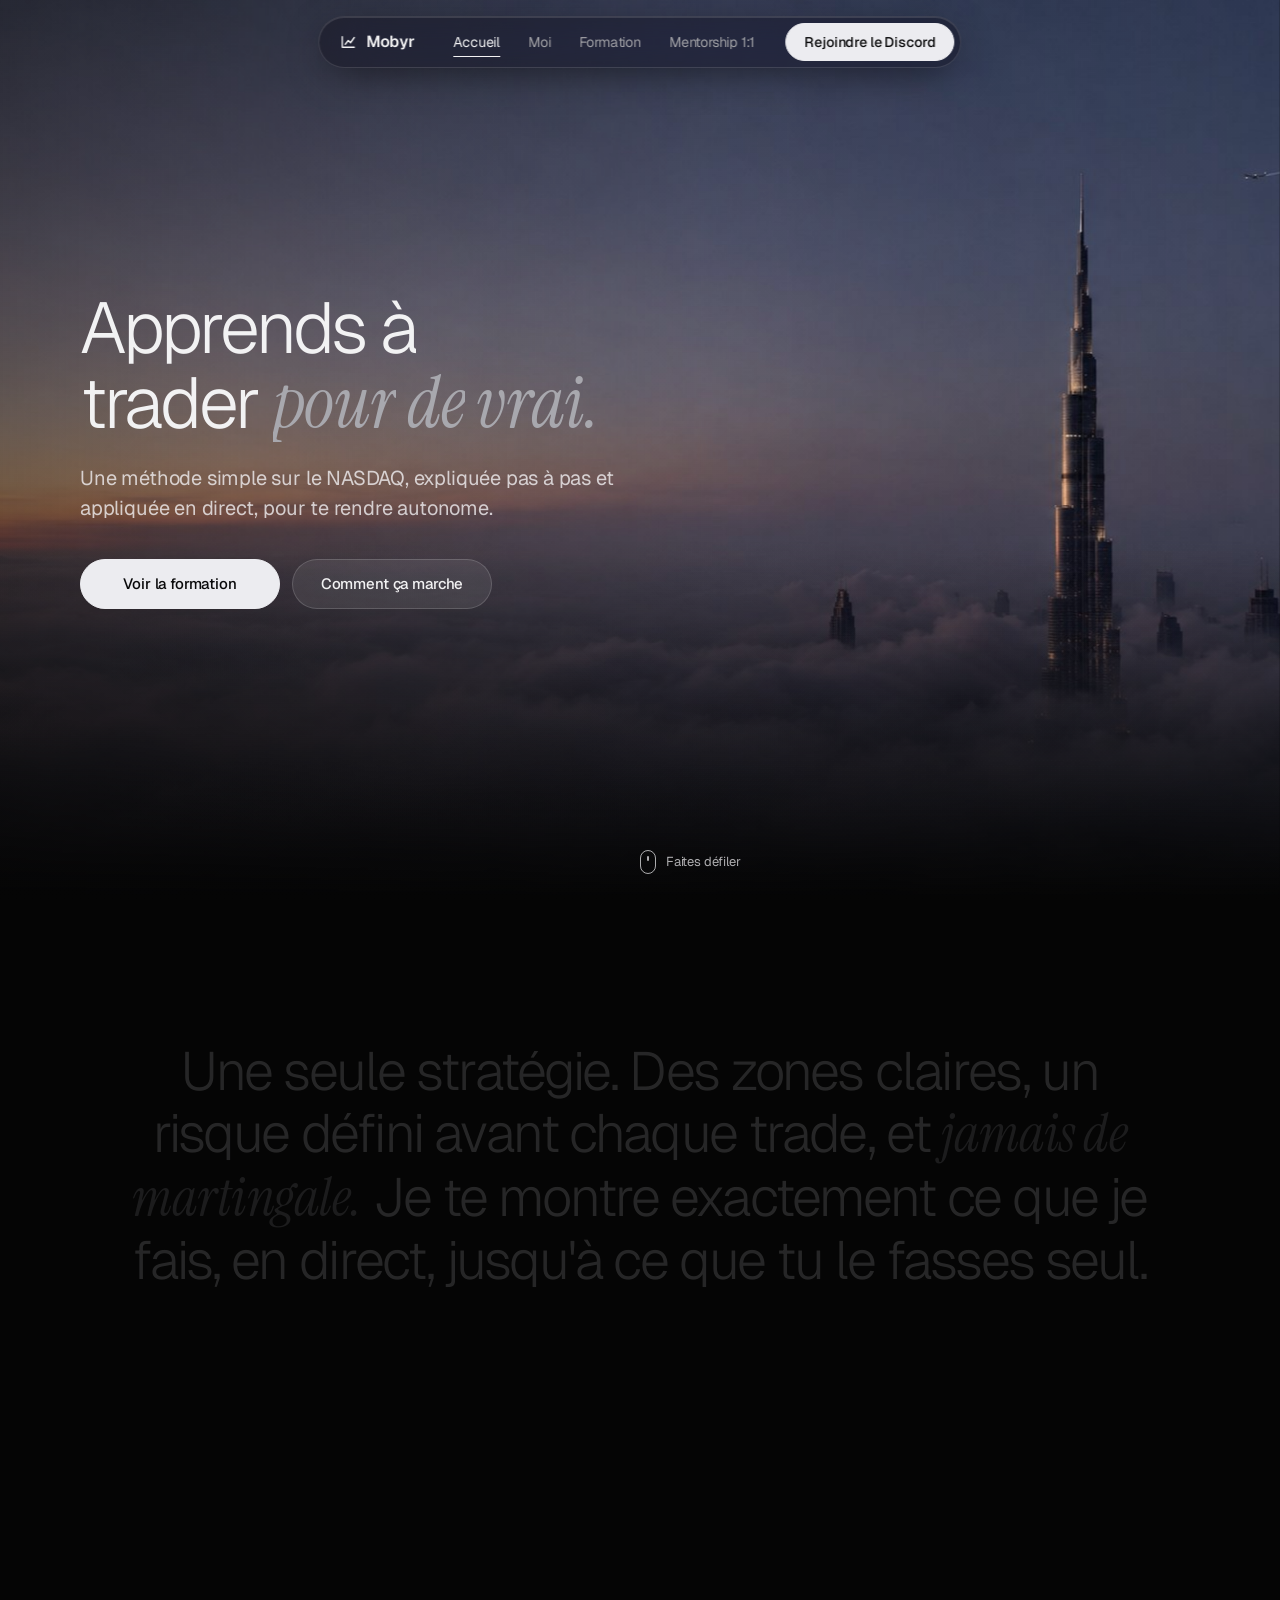
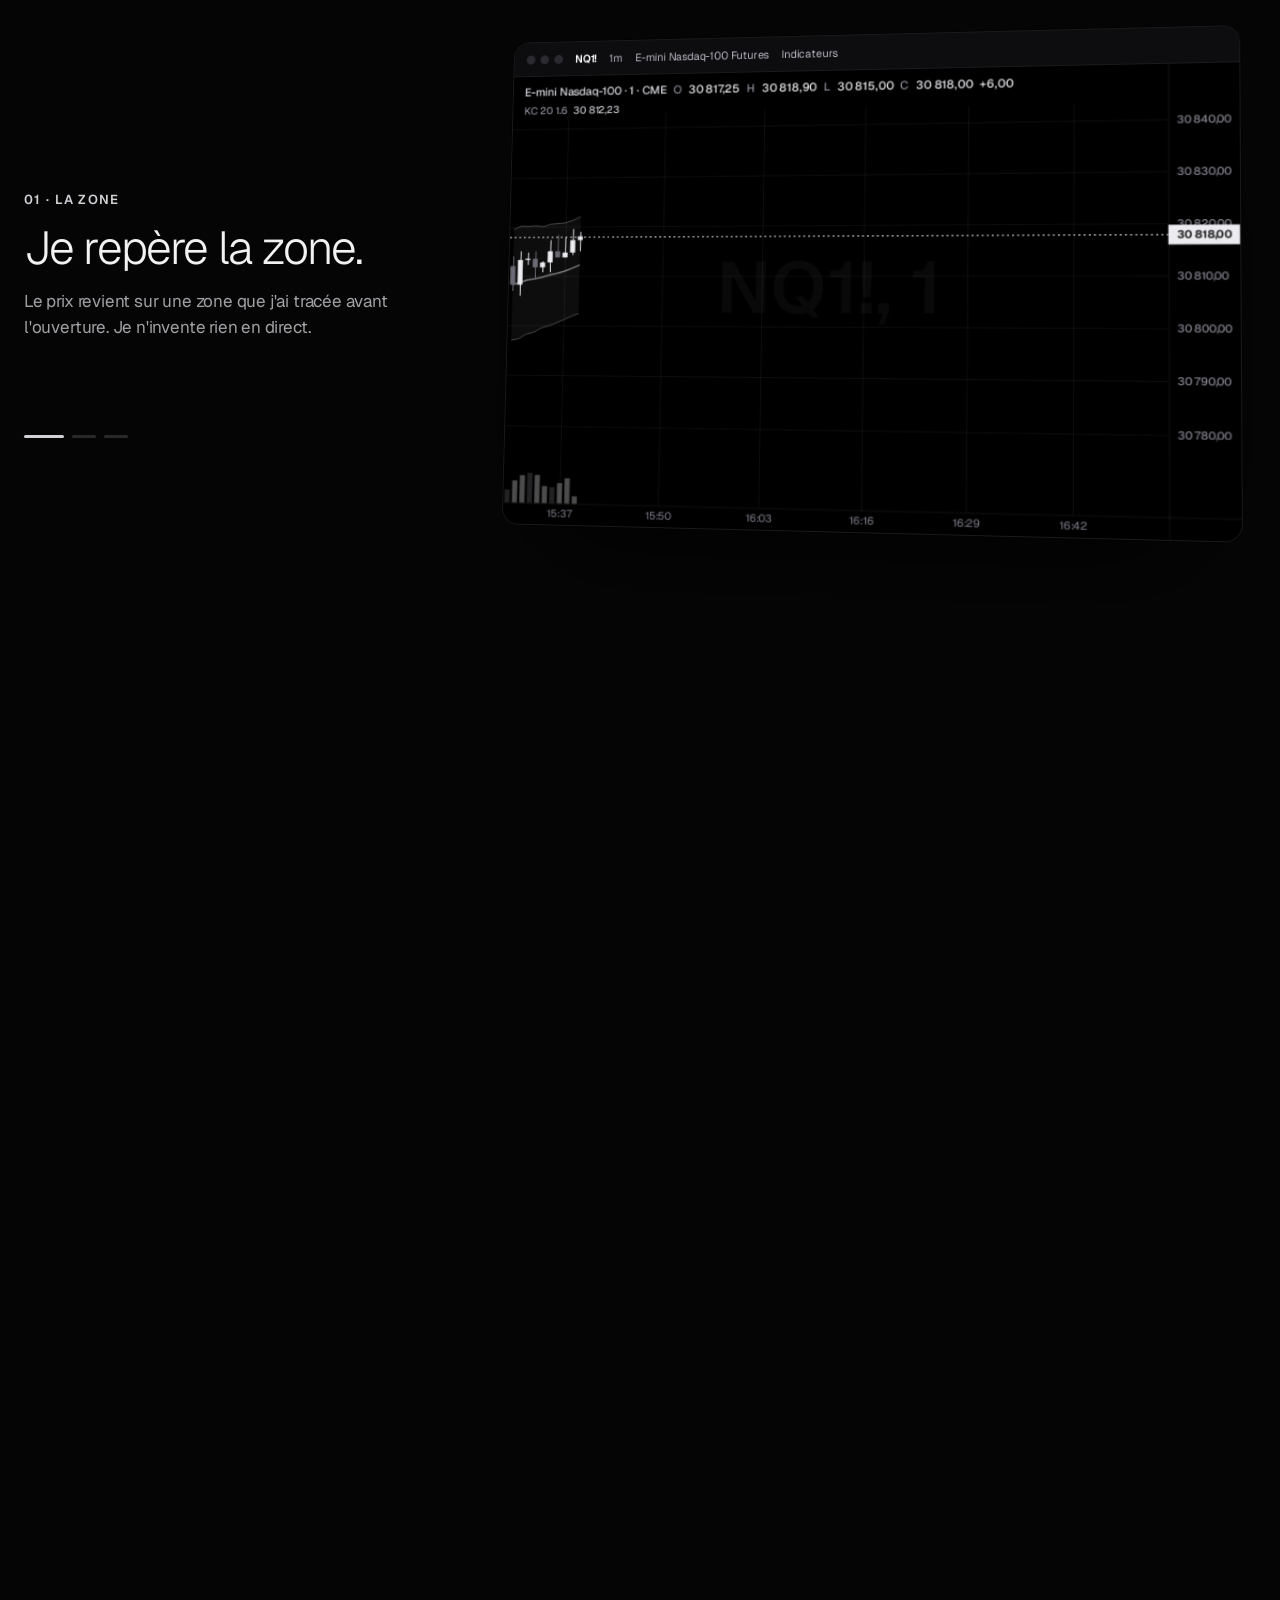
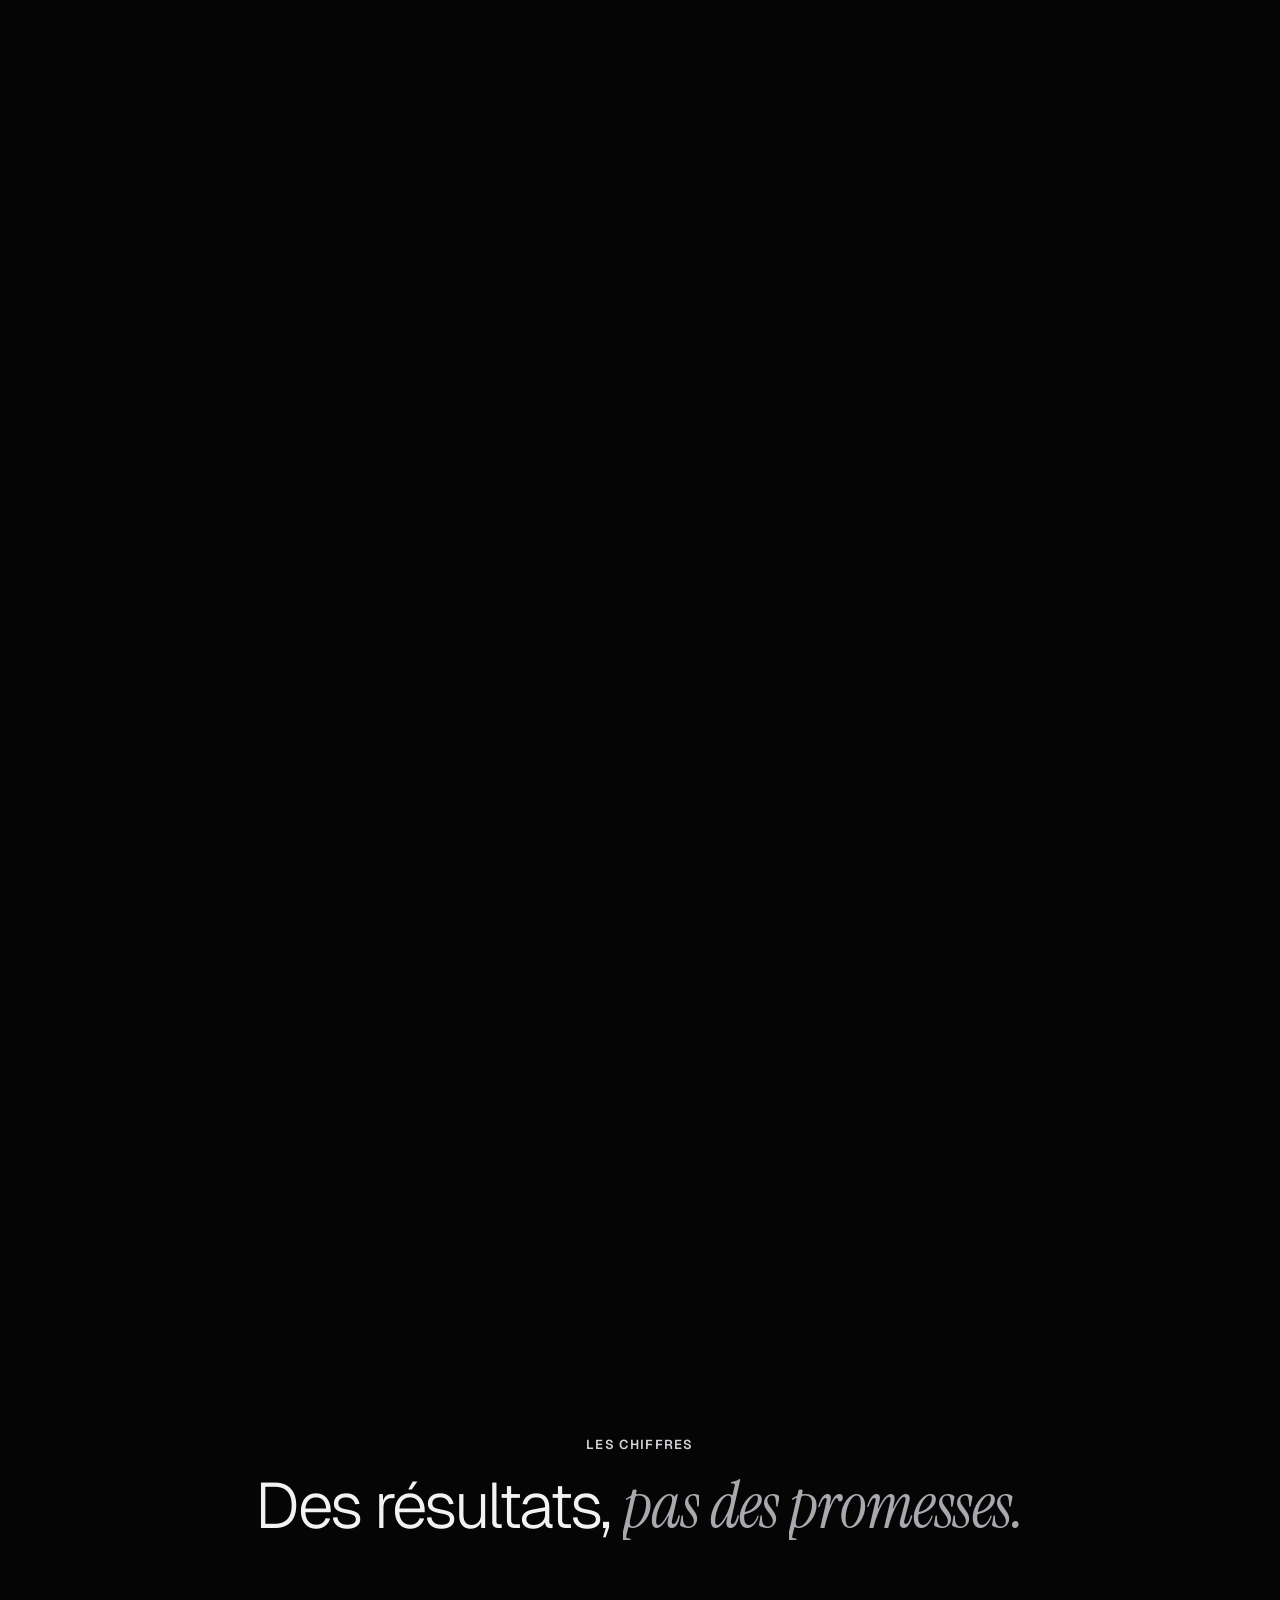
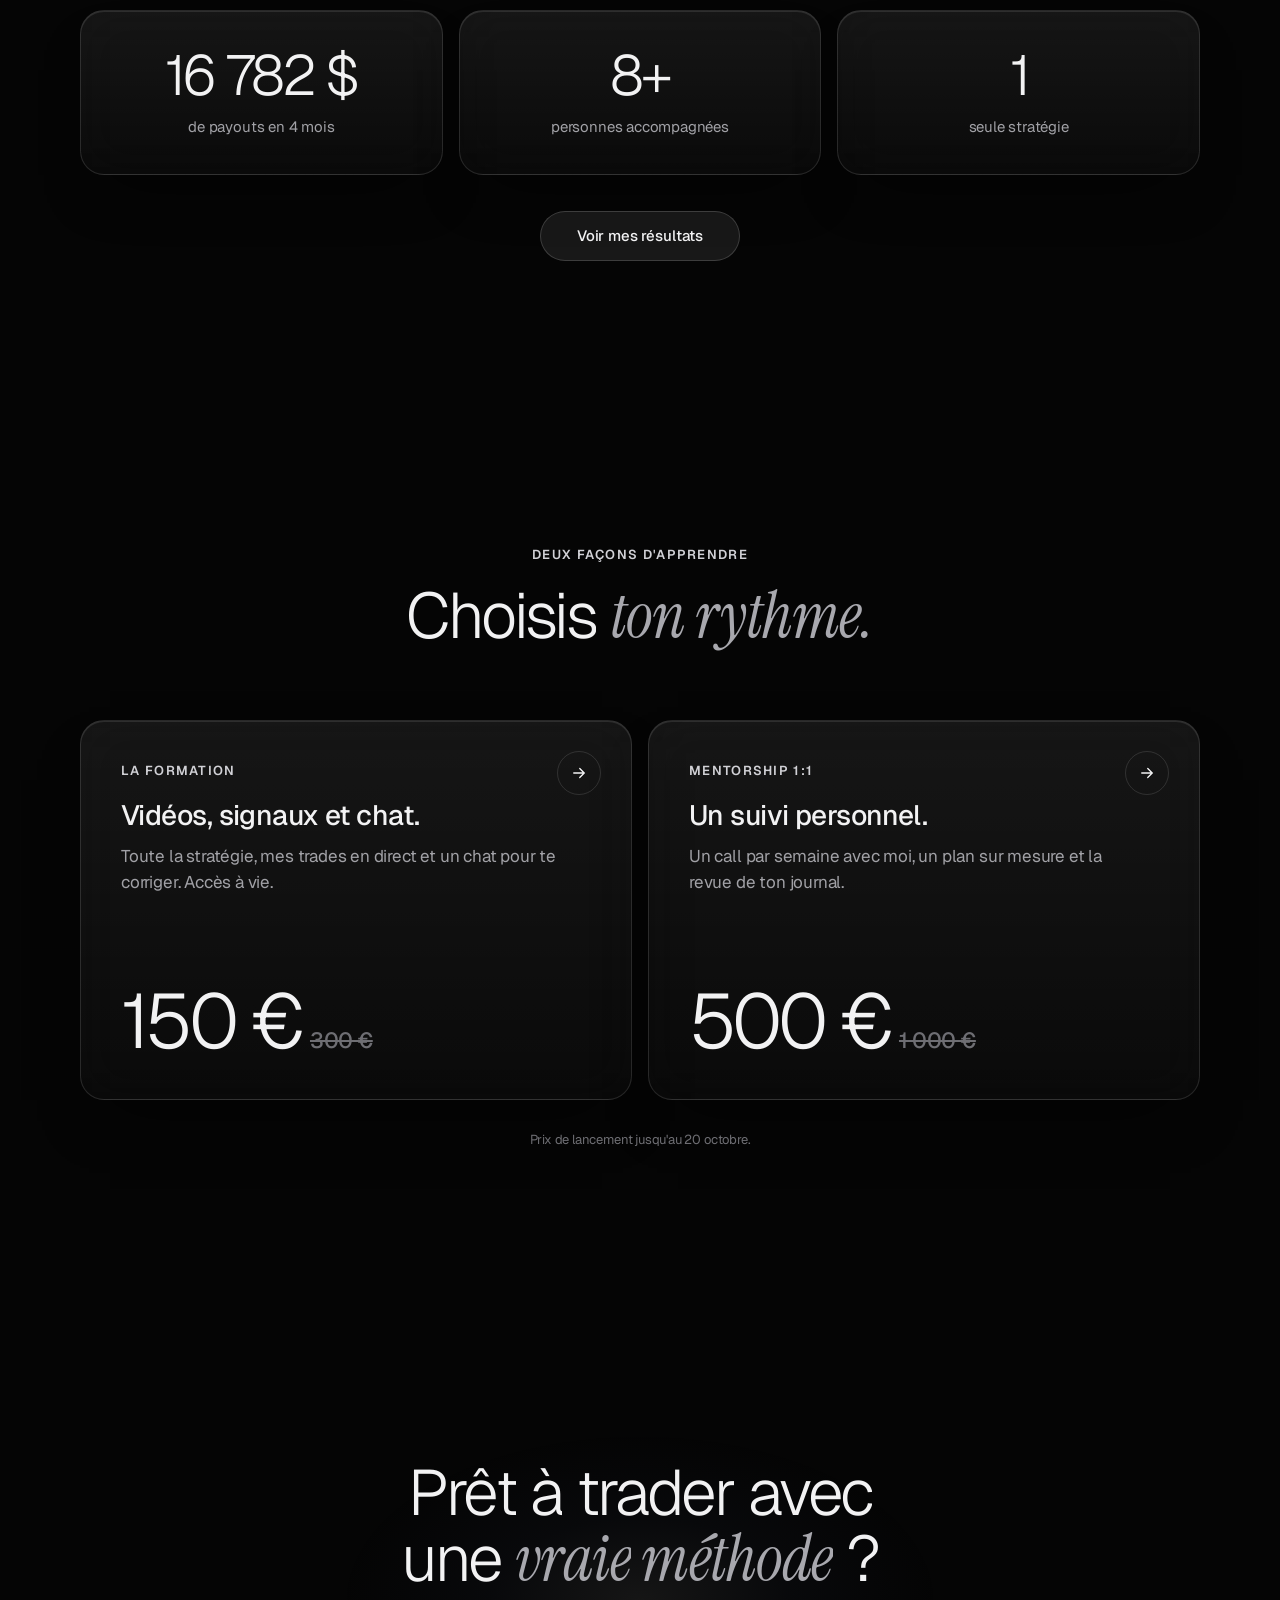
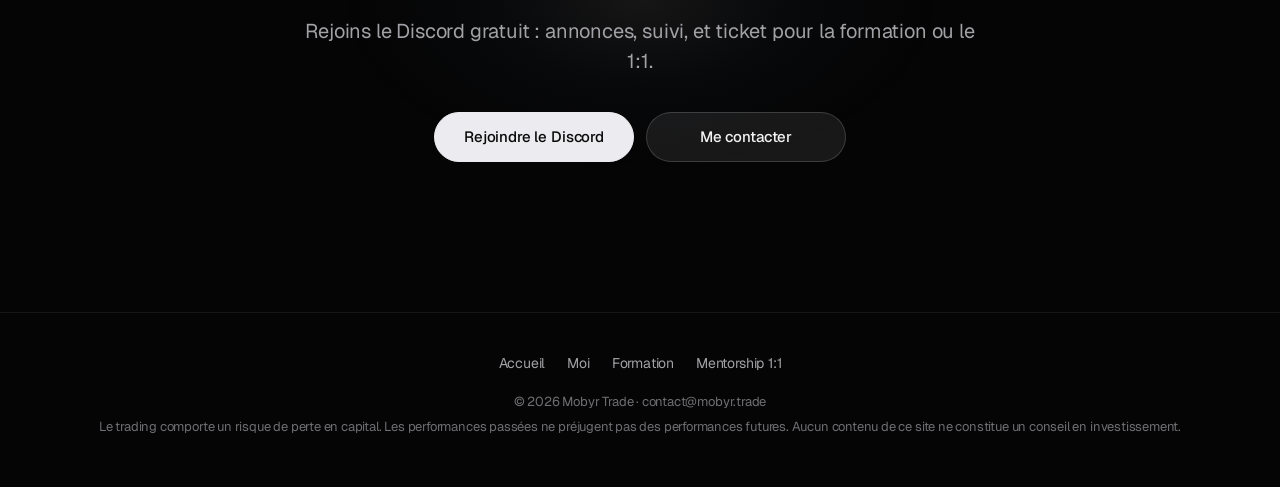
<file: index.html>
<!doctype html>
<html lang="fr">
<head>
<meta charset="utf-8">
<meta name="viewport" content="width=device-width, initial-scale=1, viewport-fit=cover">
<meta name="color-scheme" content="dark only">
<meta name="theme-color" content="#050505">
<title>Mobyr Trade</title>
<meta name="description" content="Apprends à trader le NASDAQ pour de vrai : une méthode simple, expliquée pas à pas et appliquée en direct.">
<script>document.documentElement.classList.add('js'); if (/SamsungBrowser/i.test(navigator.userAgent)) document.documentElement.classList.add('samsung');</script>
<link rel="preconnect" href="https://fonts.googleapis.com"><link rel="preconnect" href="https://fonts.gstatic.com" crossorigin>
<link rel="stylesheet" href="https://fonts.googleapis.com/css2?family=Geist:wght@300;400;500;600&family=Instrument+Serif:ital@0;1&display=swap">
<link rel="stylesheet" href="assets/style.css">
</head>
<body>
<header class="menu">
  <a href="index.html" class="marque"><svg viewBox="0 0 24 24" fill="none" stroke="currentColor" stroke-width="1.8" stroke-linecap="round" stroke-linejoin="round"><path d="M4 19V5M4 19h16M8 15l4-5 3 3 5-7"/></svg>Mobyr</a>
  <nav><a href="index.html" class="actif" aria-current="page">Accueil</a><a href="moi.html">Moi</a><a href="formation.html">Formation</a><a href="mentorship.html">Mentorship 1:1</a></nav>
  <a class="discord bouton plein" href="https://discord.gg/v6uGXShDFF" target="_blank" rel="noopener">Rejoindre le Discord</a>
  <button class="burger" aria-label="Ouvrir le menu" aria-expanded="false"><svg viewBox="0 0 24 24"><line class="l1" x1="6" y1="9" x2="18" y2="9"/><line class="l2" x1="6" y1="15" x2="18" y2="15"/></svg></button>
</header>
<div class="feuille"><a class="lien actif" href="index.html">Accueil</a><a class="lien" href="moi.html">Moi</a><a class="lien" href="formation.html">Formation</a><a class="lien" href="mentorship.html">Mentorship 1:1</a><a class="bouton plein" href="https://discord.gg/v6uGXShDFF" target="_blank" rel="noopener">Rejoindre le Discord</a></div>
<main>
<section class="hero">
  <div class="scene" aria-hidden="true">
    <!-- Photo ChatGPT : img/fond-ordinateur.jpg (paysage), img/fond-telephone.jpg (portrait). En attendant, une scène dessinée. -->
    <canvas></canvas>
    <picture><source media="(max-width:760px)" srcset="img/fond-telephone.jpg"><img src="img/fond-ordinateur.jpg" alt=""></picture>
  </div>
  <div class="voile" aria-hidden="true"></div>
  <div class="conteneur">
    <div class="contenu">
      <h1 class="mots vu" data-delai=".2">Apprends à trader <em>pour de vrai.</em></h1>
      <p class="chapeau entree" style="animation-delay:.8s">Une méthode simple sur le NASDAQ, expliquée pas à pas et appliquée en direct, pour te rendre autonome.</p>
      <div class="boutons entree" style="animation-delay:1s">
        <a class="bouton plein" href="formation.html">Voir la formation</a>
        <a class="bouton verre" href="#methode">Comment ça marche</a>
      </div>
    </div>
  </div>
  <div class="defiler entree" style="animation-delay:1.4s"><i></i>Faites défiler</div>
</section>

<section class="bloc centre" id="methode">
  <div class="conteneur">
    <p class="lecture">Une seule stratégie. Des zones claires, un risque défini avant chaque trade, et <em>jamais de martingale.</em> Je te montre exactement ce que je fais, en direct, jusqu'à ce que tu le fasses seul.</p>
  </div>
</section>

<section class="scene-graphe" aria-label="Un trade expliqué en trois temps">
  <div class="colle">
    <div>
      <div class="etapes-graphe">
        <div class="etape-g on"><span class="num">01 · LA ZONE</span><h2>Je repère la zone.</h2><p>Le prix revient sur une zone que j'ai tracée avant l'ouverture. Je n'invente rien en direct.</p></div>
        <div class="etape-g"><span class="num">02 · L'ENTRÉE</span><h2>J'entre, risque défini.</h2><p>Stop et objectif posés avant d'entrer. Je sais ce que je risque avant de cliquer.</p></div>
        <div class="etape-g"><span class="num">03 · LA SORTIE</span><h2>Je laisse courir.</h2><p>Pas de panique, pas de sortie au hasard. Le plan décide, pas l'émotion.</p></div>
      </div>
      <div class="points" aria-hidden="true"><i class="on"></i><i></i><i></i></div>
    </div>
    <div class="ecran">
      <div class="barre"><span class="pastille"><i></i><i></i><i></i></span><b>NQ1!</b><span>1m</span><span class="masque-tel">E-mini Nasdaq-100 Futures</span><span class="masque-tel">Indicateurs</span></div>
      <canvas aria-label="Graphique NASDAQ en 1 minute avec une position longue"></canvas>
    </div>
  </div>
</section>

<section class="bloc centre">
  <div class="conteneur">
    <span class="sur-titre revele">Les chiffres</span>
    <h2 class="mots">Des résultats, <em>pas des promesses.</em></h2>
    <div class="chiffres">
      <div class="verre-carte revele"><strong><span class="compteur" data-fin="20000">20 000</span> $</strong><span>de payouts en 4 mois</span></div>
      <div class="verre-carte revele" style="transition-delay:.1s"><strong><span class="compteur" data-fin="10">10</span>+</strong><span>personnes accompagnées</span></div>
      <div class="verre-carte revele" style="transition-delay:.2s"><strong>1</strong><span>seule stratégie</span></div>
    </div>
    <div class="boutons revele"><a class="bouton verre" href="moi.html">Voir mes résultats</a></div>
  </div>
</section>

<section class="bloc centre">
  <div class="conteneur">
    <span class="sur-titre revele">Deux façons d'apprendre</span>
    <h2 class="mots">Choisis <em>ton rythme.</em></h2>
    <div class="deux-offres">
      <a class="offre-lien verre-carte revele" href="formation.html"><span class="fleche"><svg viewBox="0 0 24 24" fill="none" stroke="currentColor" stroke-width="1.8" stroke-linecap="round"><path d="M5 12h14M13 6l6 6-6 6"/></svg></span>
        <span class="sur-titre">La formation</span><h3 style="font-size:28px">Vidéos, signaux et chat.</h3><p>Toute la stratégie, mes trades en direct et un chat pour te corriger. Accès à vie.</p>
        <div class="prix-court">150 €<s>300 €</s></div></a>
      <a class="offre-lien verre-carte revele" style="transition-delay:.1s" href="mentorship.html"><span class="fleche"><svg viewBox="0 0 24 24" fill="none" stroke="currentColor" stroke-width="1.8" stroke-linecap="round"><path d="M5 12h14M13 6l6 6-6 6"/></svg></span>
        <span class="sur-titre">Mentorship 1:1</span><h3 style="font-size:28px">Un suivi personnel.</h3><p>Un call par semaine avec moi, un plan sur mesure et la revue de ton journal.</p>
        <div class="prix-court">500 €<s>1 000 €</s></div></a>
    </div>
    <p class="avertissement revele">Prix de lancement jusqu'au 20 octobre.</p>
  </div>
</section>
<section class="cloture centre">
  <div class="halo" aria-hidden="true"></div>
  <div class="conteneur">
    <h2 class="mots" style="max-width:14ch;margin-inline:auto">Prêt à trader avec une <em>vraie méthode</em> ?</h2>
    <p class="chapeau revele">Rejoins le Discord gratuit : annonces, suivi, et ticket pour la formation ou le 1:1.</p>
    <div class="boutons revele"><a class="bouton plein" href="https://discord.gg/v6uGXShDFF" target="_blank" rel="noopener">Rejoindre le Discord</a><a class="bouton verre" href="mailto:contact@mobyr.trade">Me contacter</a></div>
  </div>
</section>
</main>
<footer>
  <div class="conteneur">
    <nav><a href="index.html">Accueil</a><a href="moi.html">Moi</a><a href="formation.html">Formation</a><a href="mentorship.html">Mentorship 1:1</a></nav>
    <p>© 2026 Mobyr Trade · contact@mobyr.trade</p>
    <p>Le trading comporte un risque de perte en capital. Les performances passées ne préjugent pas des performances futures. Aucun contenu de ce site ne constitue un conseil en investissement.</p>
  </div>
</footer>
<script src="assets/graphe.js"></script>
<script src="assets/site.js"></script>
</body>
</html>
</file>
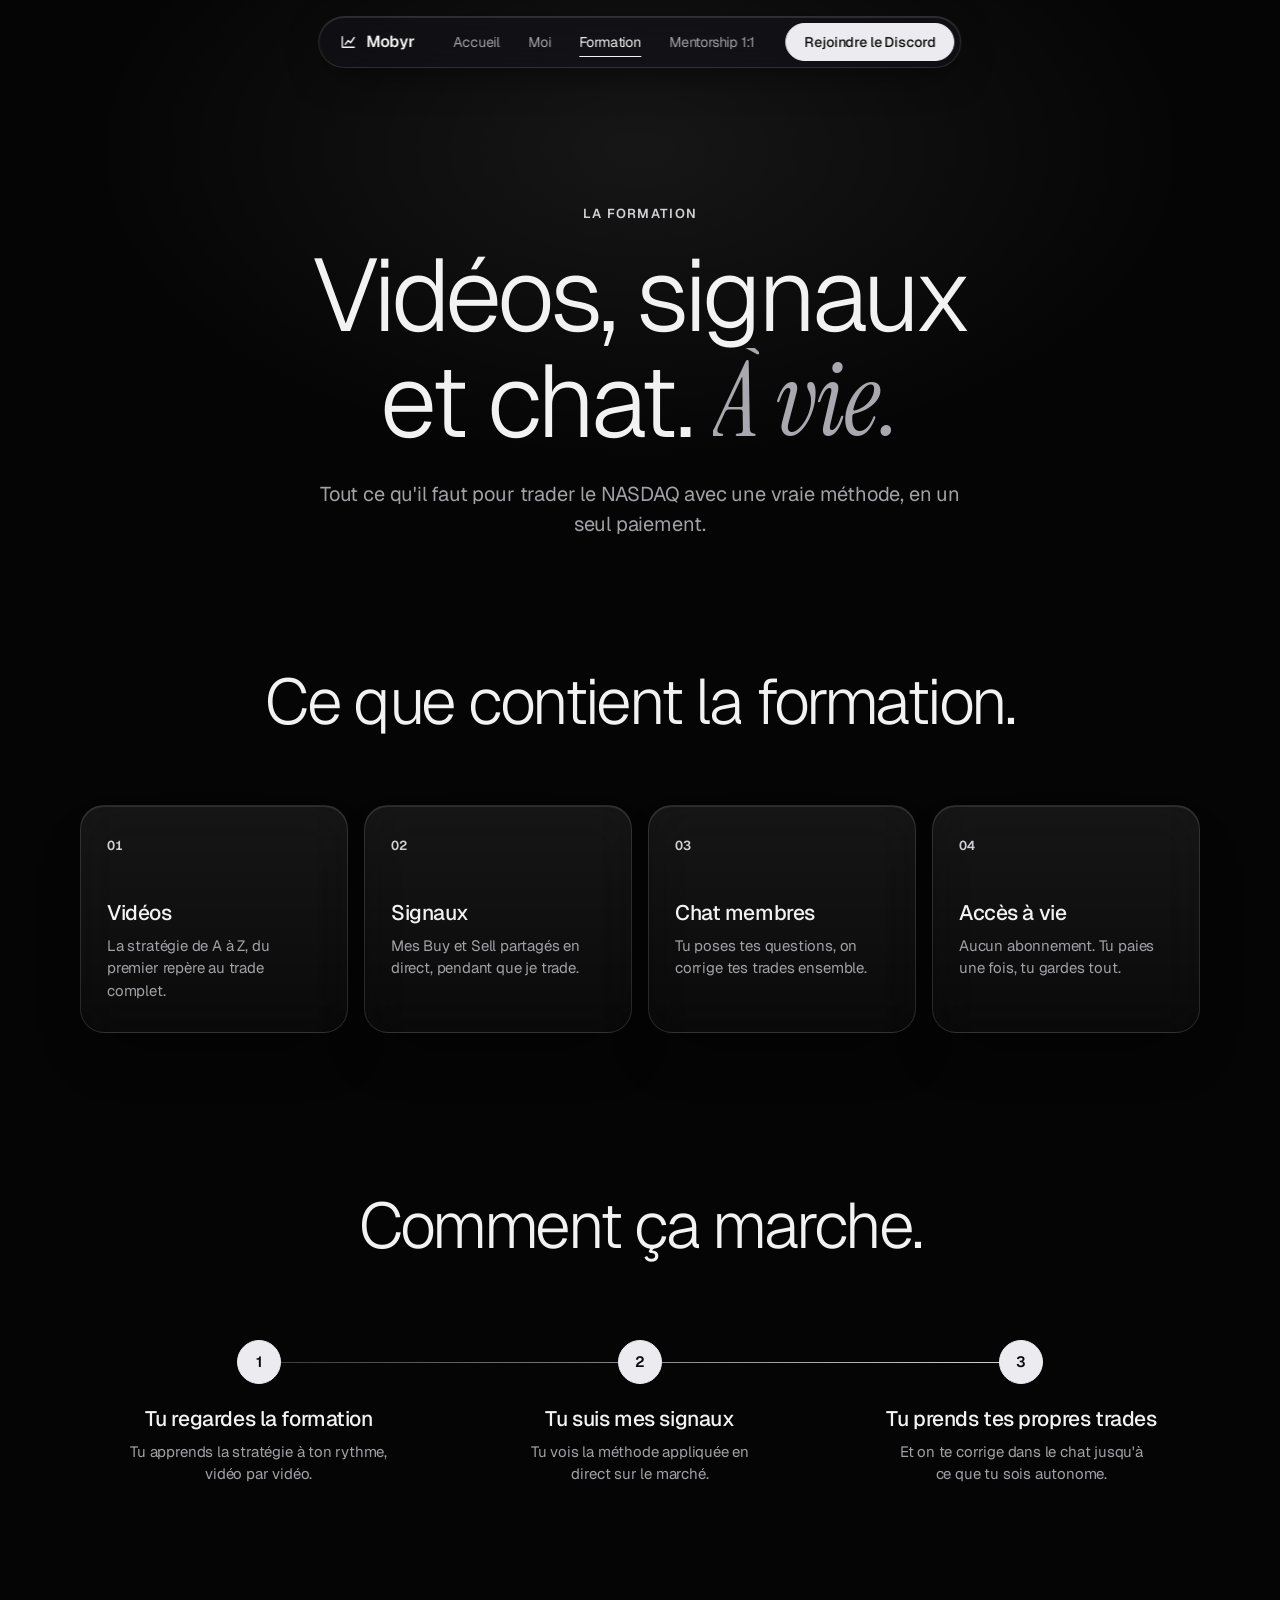
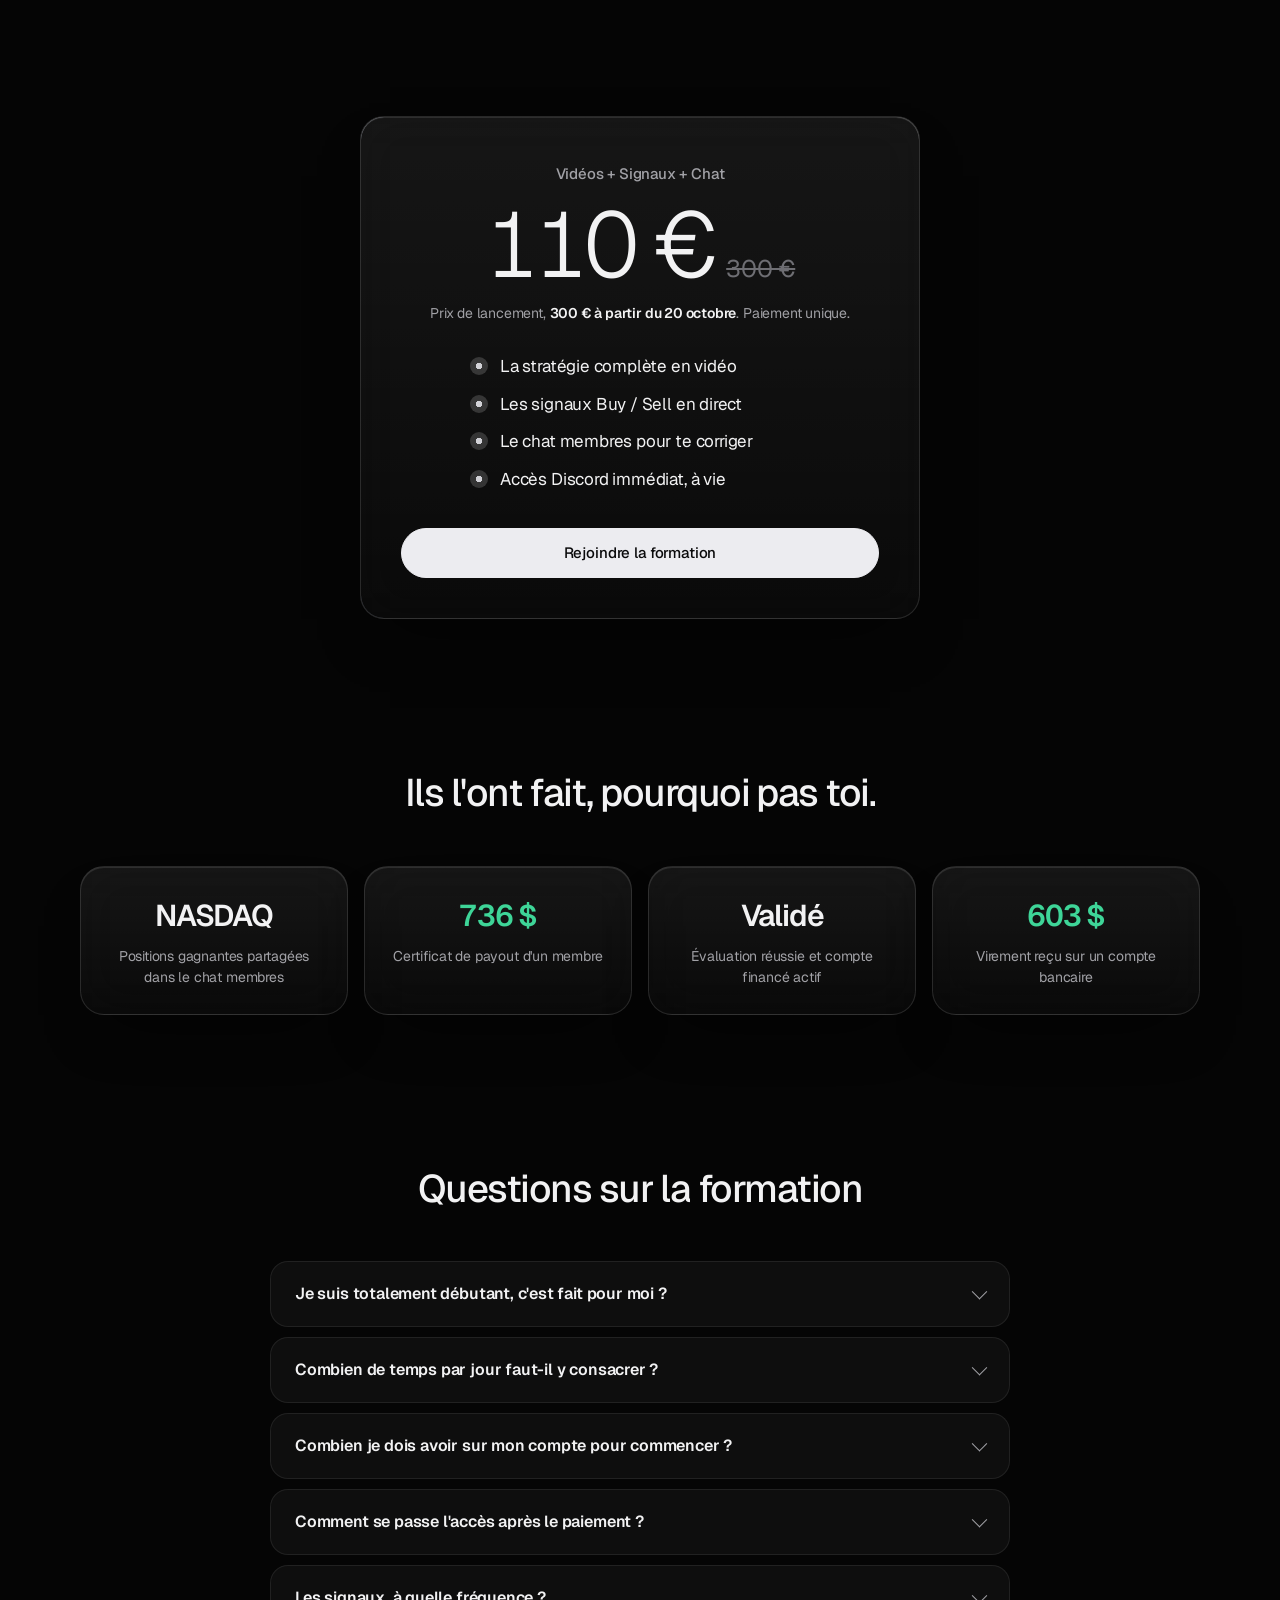
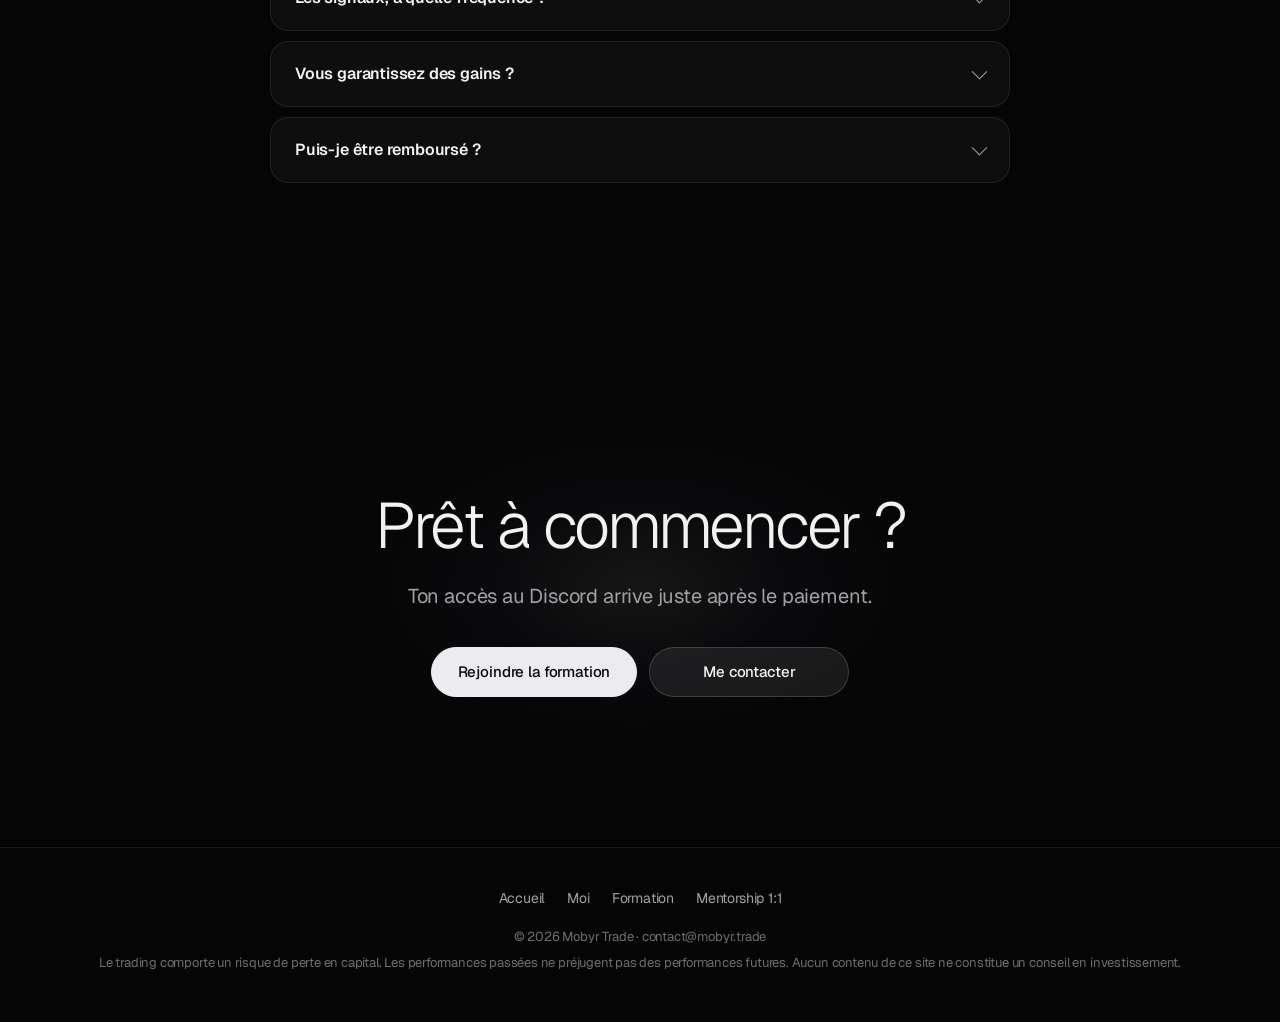
<file: formation.html>
<!doctype html>
<html lang="fr">
<head>
<meta charset="utf-8">
<meta name="viewport" content="width=device-width, initial-scale=1, viewport-fit=cover">
<meta name="color-scheme" content="dark only">
<meta name="theme-color" content="#050505">
<title>Mobyr Trade · Formation</title>
<meta name="description" content="Apprends à trader le NASDAQ pour de vrai : une méthode simple, expliquée pas à pas et appliquée en direct.">
<script>document.documentElement.classList.add('js'); if (/SamsungBrowser/i.test(navigator.userAgent)) document.documentElement.classList.add('samsung');</script>
<link rel="preconnect" href="https://fonts.googleapis.com"><link rel="preconnect" href="https://fonts.gstatic.com" crossorigin>
<link rel="stylesheet" href="https://fonts.googleapis.com/css2?family=Geist:wght@300;400;500;600&family=Instrument+Serif:ital@0;1&display=swap">
<link rel="stylesheet" href="assets/style.css">
</head>
<body>
<header class="menu">
  <a href="index.html" class="marque"><svg viewBox="0 0 24 24" fill="none" stroke="currentColor" stroke-width="1.8" stroke-linecap="round" stroke-linejoin="round"><path d="M4 19V5M4 19h16M8 15l4-5 3 3 5-7"/></svg>Mobyr</a>
  <nav><a href="index.html">Accueil</a><a href="moi.html">Moi</a><a href="formation.html" class="actif" aria-current="page">Formation</a><a href="mentorship.html">Mentorship 1:1</a></nav>
  <a class="discord bouton plein" href="https://discord.gg/v6uGXShDFF" target="_blank" rel="noopener">Rejoindre le Discord</a>
  <button class="burger" aria-label="Ouvrir le menu" aria-expanded="false"><svg viewBox="0 0 24 24"><line class="l1" x1="6" y1="9" x2="18" y2="9"/><line class="l2" x1="6" y1="15" x2="18" y2="15"/></svg></button>
</header>
<div class="feuille"><a class="lien" href="index.html">Accueil</a><a class="lien" href="moi.html">Moi</a><a class="lien actif" href="formation.html">Formation</a><a class="lien" href="mentorship.html">Mentorship 1:1</a><a class="bouton plein" href="https://discord.gg/v6uGXShDFF" target="_blank" rel="noopener">Rejoindre le Discord</a></div>
<main>
<section class="entete centre">
  <div class="conteneur">
    <span class="sur-titre entree">La formation</span>
    <h1 class="mots vu" data-delai=".1">Vidéos, signaux et chat. <em>À vie.</em></h1>
    <p class="chapeau entree" style="animation-delay:.7s">Tout ce qu'il faut pour trader le NASDAQ avec une vraie méthode, en un seul paiement.</p>
  </div>
</section>

<section class="bloc centre" style="padding-top:40px">
  <div class="conteneur">
    <h2 class="mots">Ce que contient la formation.</h2>
<div class="grille-4"><div class="verre-carte revele" style="transition-delay:0.0s"><span class="numero">01</span><h3>Vidéos</h3><p>La stratégie de A à Z, du premier repère au trade complet.</p></div><div class="verre-carte revele" style="transition-delay:0.08s"><span class="numero">02</span><h3>Signaux</h3><p>Mes Buy et Sell partagés en direct, pendant que je trade.</p></div><div class="verre-carte revele" style="transition-delay:0.16s"><span class="numero">03</span><h3>Chat membres</h3><p>Tu poses tes questions, on corrige tes trades ensemble.</p></div><div class="verre-carte revele" style="transition-delay:0.24s"><span class="numero">04</span><h3>Accès à vie</h3><p>Aucun abonnement. Tu paies une fois, tu gardes tout.</p></div></div>
    <h2 class="mots" style="margin-top:160px">Comment ça marche.</h2>
<div class="etapes"><div class="trait"></div><div class="etape revele" style="transition-delay:0.0s"><div class="rond">1</div><h3>Tu regardes la formation</h3><p>Tu apprends la stratégie à ton rythme, vidéo par vidéo.</p></div><div class="etape revele" style="transition-delay:0.15s"><div class="rond">2</div><h3>Tu suis mes signaux</h3><p>Tu vois la méthode appliquée en direct sur le marché.</p></div><div class="etape revele" style="transition-delay:0.3s"><div class="rond">3</div><h3>Tu prends tes propres trades</h3><p>Et on te corrige dans le chat jusqu'à ce que tu sois autonome.</p></div></div>
  </div>
</section>

<section class="bloc centre" style="padding-top:20px">
  <div class="conteneur">
    <div class="offre verre-carte revele">
      <div class="titre-offre">Vidéos + Signaux + Chat</div>
      <div class="prix"><strong><span class="compteur" data-fin="150">150</span> €</strong><s>300 €</s></div>
      <p class="mention-prix">Prix de lancement, <b>300 € à partir du 20 octobre</b>. Paiement unique.</p>
      <ul class="liste"><li>La stratégie complète en vidéo</li><li>Les signaux Buy / Sell en direct</li><li>Le chat membres pour te corriger</li><li>Accès Discord immédiat, à vie</li></ul>
      <div class="boutons"><a class="bouton plein" href="https://checkout.revolut.com/pay/5c68e170-e1e0-4a65-83b1-1f54036c401c" target="_blank" rel="noopener">Rejoindre la formation</a></div>
    </div>

    <h3 class="sous-titre mots">Ils l'ont fait, pourquoi pas toi.</h3>
    <div class="temoignages">
      <div class="temoignage verre-carte revele"><div class="montant">NASDAQ</div><p>Positions gagnantes partagées dans le chat membres</p></div>
      <div class="temoignage verre-carte revele" style="transition-delay:.08s"><div class="montant" style="color:var(--vert)"><span class="compteur" data-fin="1000">1 000</span> $</div><p>Certificat de payout d'un membre</p></div>
      <div class="temoignage verre-carte revele" style="transition-delay:.16s"><div class="montant">Validé</div><p>Évaluation réussie et compte financé actif</p></div>
      <div class="temoignage verre-carte revele" style="transition-delay:.24s"><div class="montant" style="color:var(--vert)"><span class="compteur" data-fin="819">819</span> $</div><p>Virement reçu sur un compte bancaire</p></div>
    </div>

    <h3 class="sous-titre mots">Questions sur la formation</h3>
<div class="faq revele"><details><summary>Je suis totalement débutant, c'est fait pour moi ?</summary><div class="reponse">Oui. La formation part de zéro et la méthode est expliquée pas à pas, puis appliquée en direct.</div></details><details><summary>Combien de temps par jour faut-il y consacrer ?</summary><div class="reponse">Compte environ une heure par jour pour regarder les vidéos, suivre les signaux et pratiquer.</div></details><details><summary>Combien je dois avoir sur mon compte pour commencer ?</summary><div class="reponse">Tu peux commencer sans gros capital, en passant par un compte d'évaluation chez une prop firm. On en parle dans la formation.</div></details><details><summary>Comment se passe l'accès après le paiement ?</summary><div class="reponse">Tu reçois ton accès au Discord privé immédiatement après le paiement, et tu le gardes à vie.</div></details><details><summary>Les signaux, à quelle fréquence ?</summary><div class="reponse">Les signaux sont partagés en direct, les jours où le marché offre une configuration de la stratégie.</div></details><details><summary>Vous garantissez des gains ?</summary><div class="reponse">Non. Personne ne peut garantir de gains : le trading comporte un risque de perte en capital.</div></details><details><summary>Puis-je être remboursé ?</summary><div class="reponse">L'accès étant immédiat et à vie, la formation n'est pas remboursable. Pose toutes tes questions avant d'acheter.</div></details></div>
  </div>
</section>
<section class="cloture centre">
  <div class="halo" aria-hidden="true"></div>
  <div class="conteneur">
    <h2 class="mots" style="max-width:14ch;margin-inline:auto">Prêt à commencer ?</h2>
    <p class="chapeau revele">Ton accès au Discord arrive juste après le paiement.</p>
    <div class="boutons revele"><a class="bouton plein" href="https://checkout.revolut.com/pay/5c68e170-e1e0-4a65-83b1-1f54036c401c" target="_blank" rel="noopener">Rejoindre la formation</a><a class="bouton verre" href="mailto:contact@mobyr.trade">Me contacter</a></div>
  </div>
</section>
</main>
<footer>
  <div class="conteneur">
    <nav><a href="index.html">Accueil</a><a href="moi.html">Moi</a><a href="formation.html">Formation</a><a href="mentorship.html">Mentorship 1:1</a></nav>
    <p>© 2026 Mobyr Trade · contact@mobyr.trade</p>
    <p>Le trading comporte un risque de perte en capital. Les performances passées ne préjugent pas des performances futures. Aucun contenu de ce site ne constitue un conseil en investissement.</p>
  </div>
</footer>
<script src="assets/graphe.js"></script>
<script src="assets/site.js"></script>
</body>
</html>
</file>
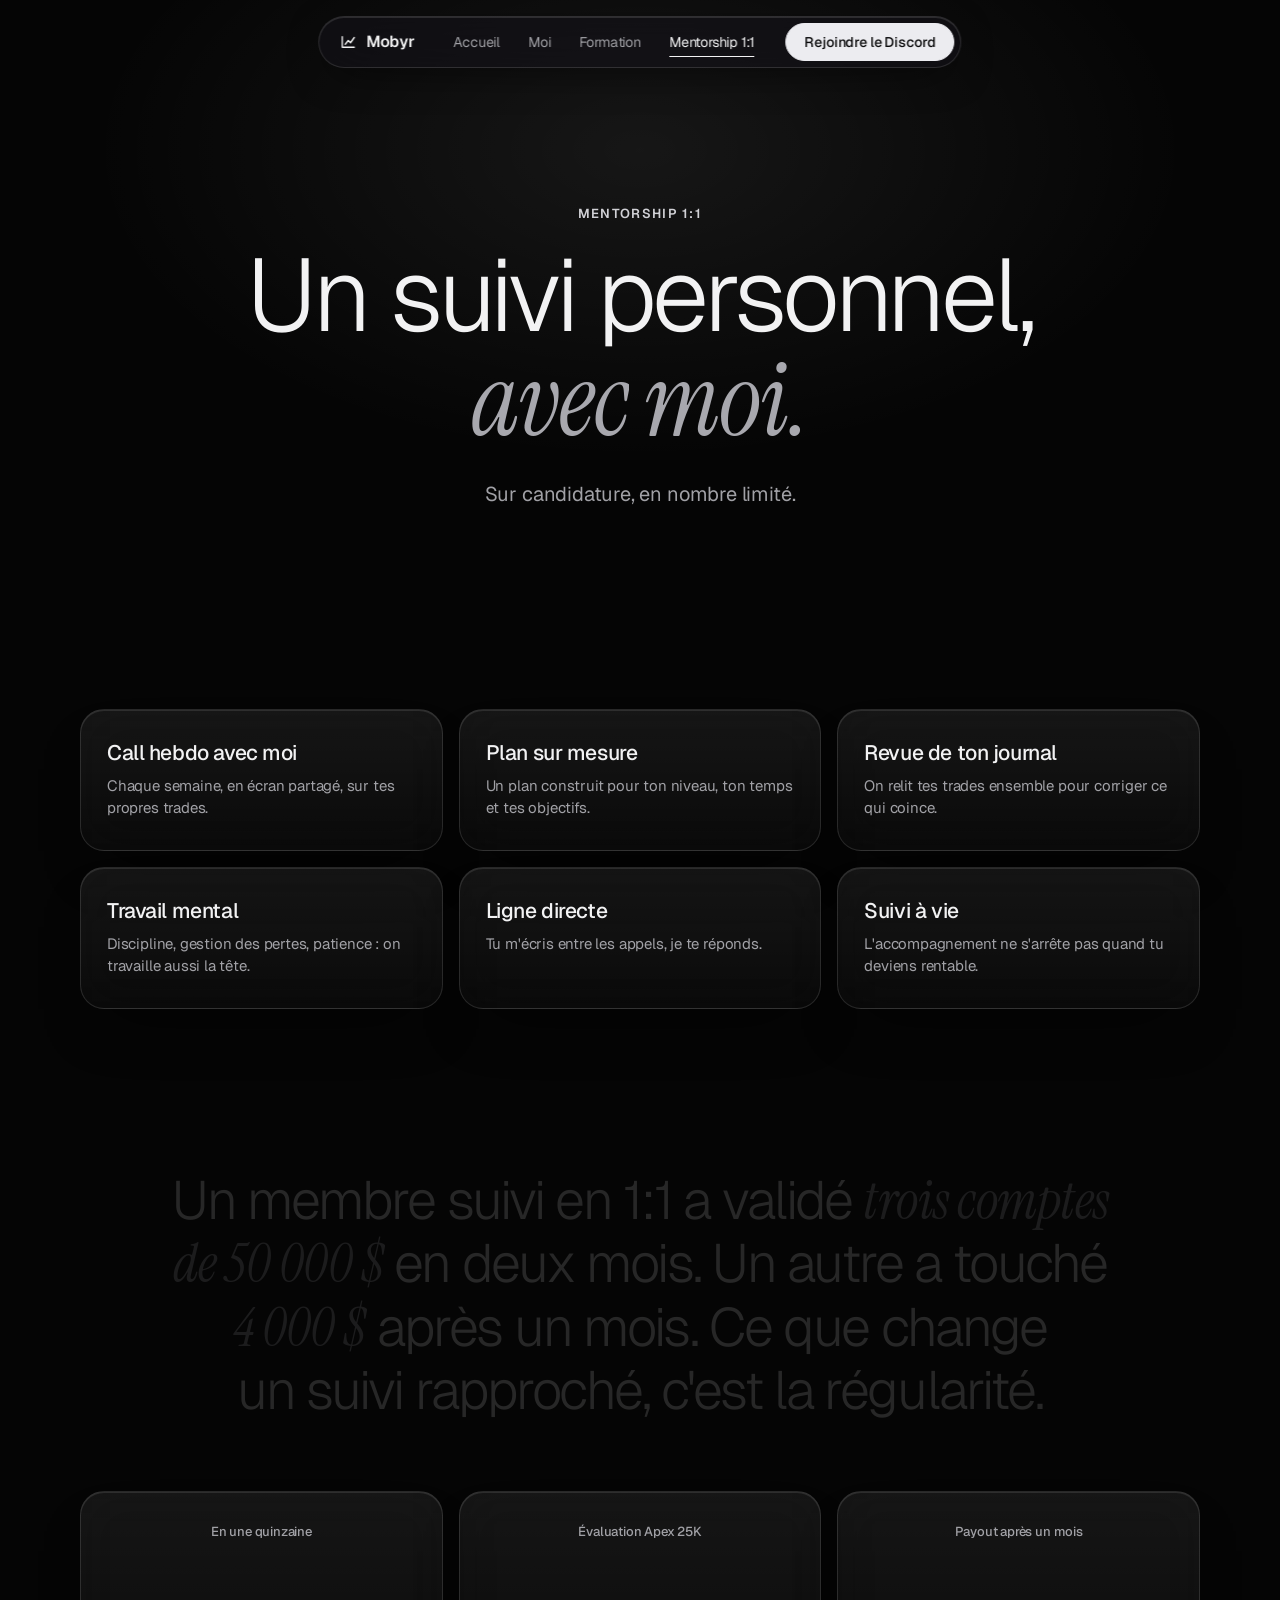
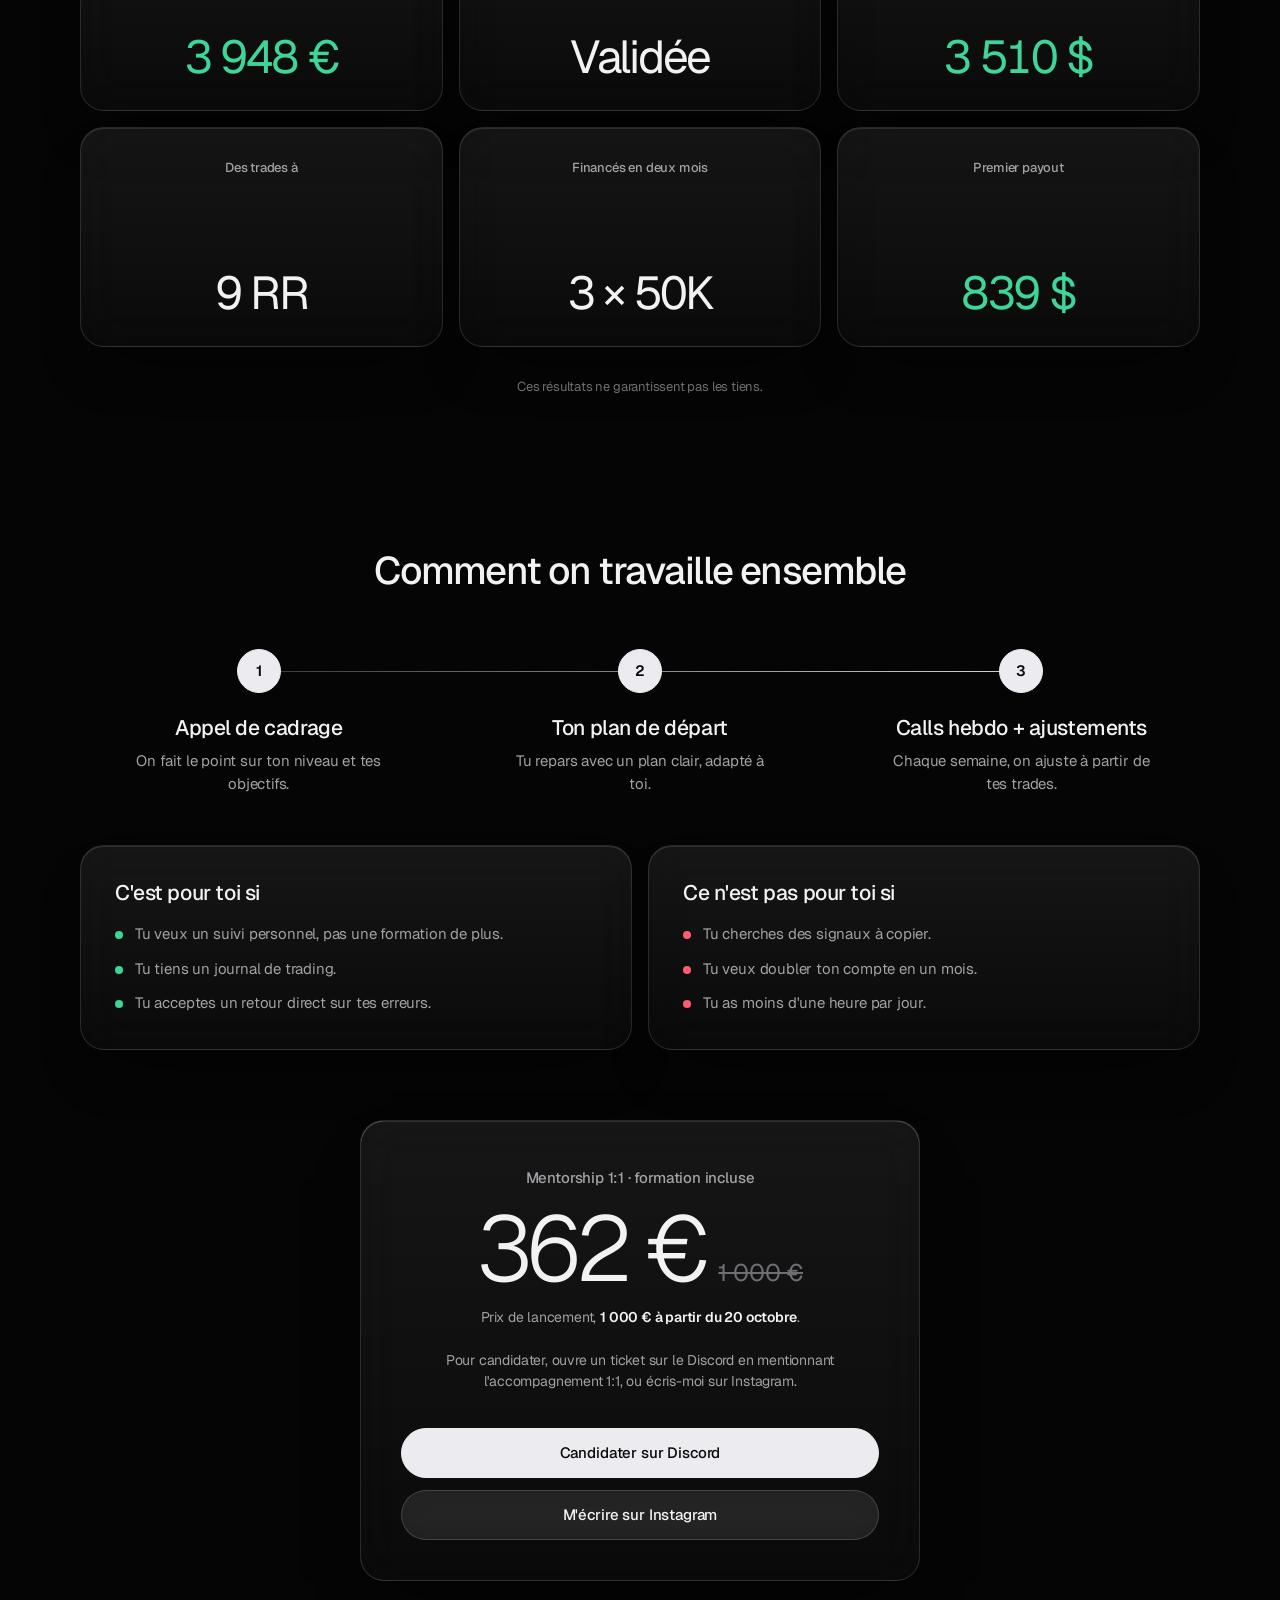
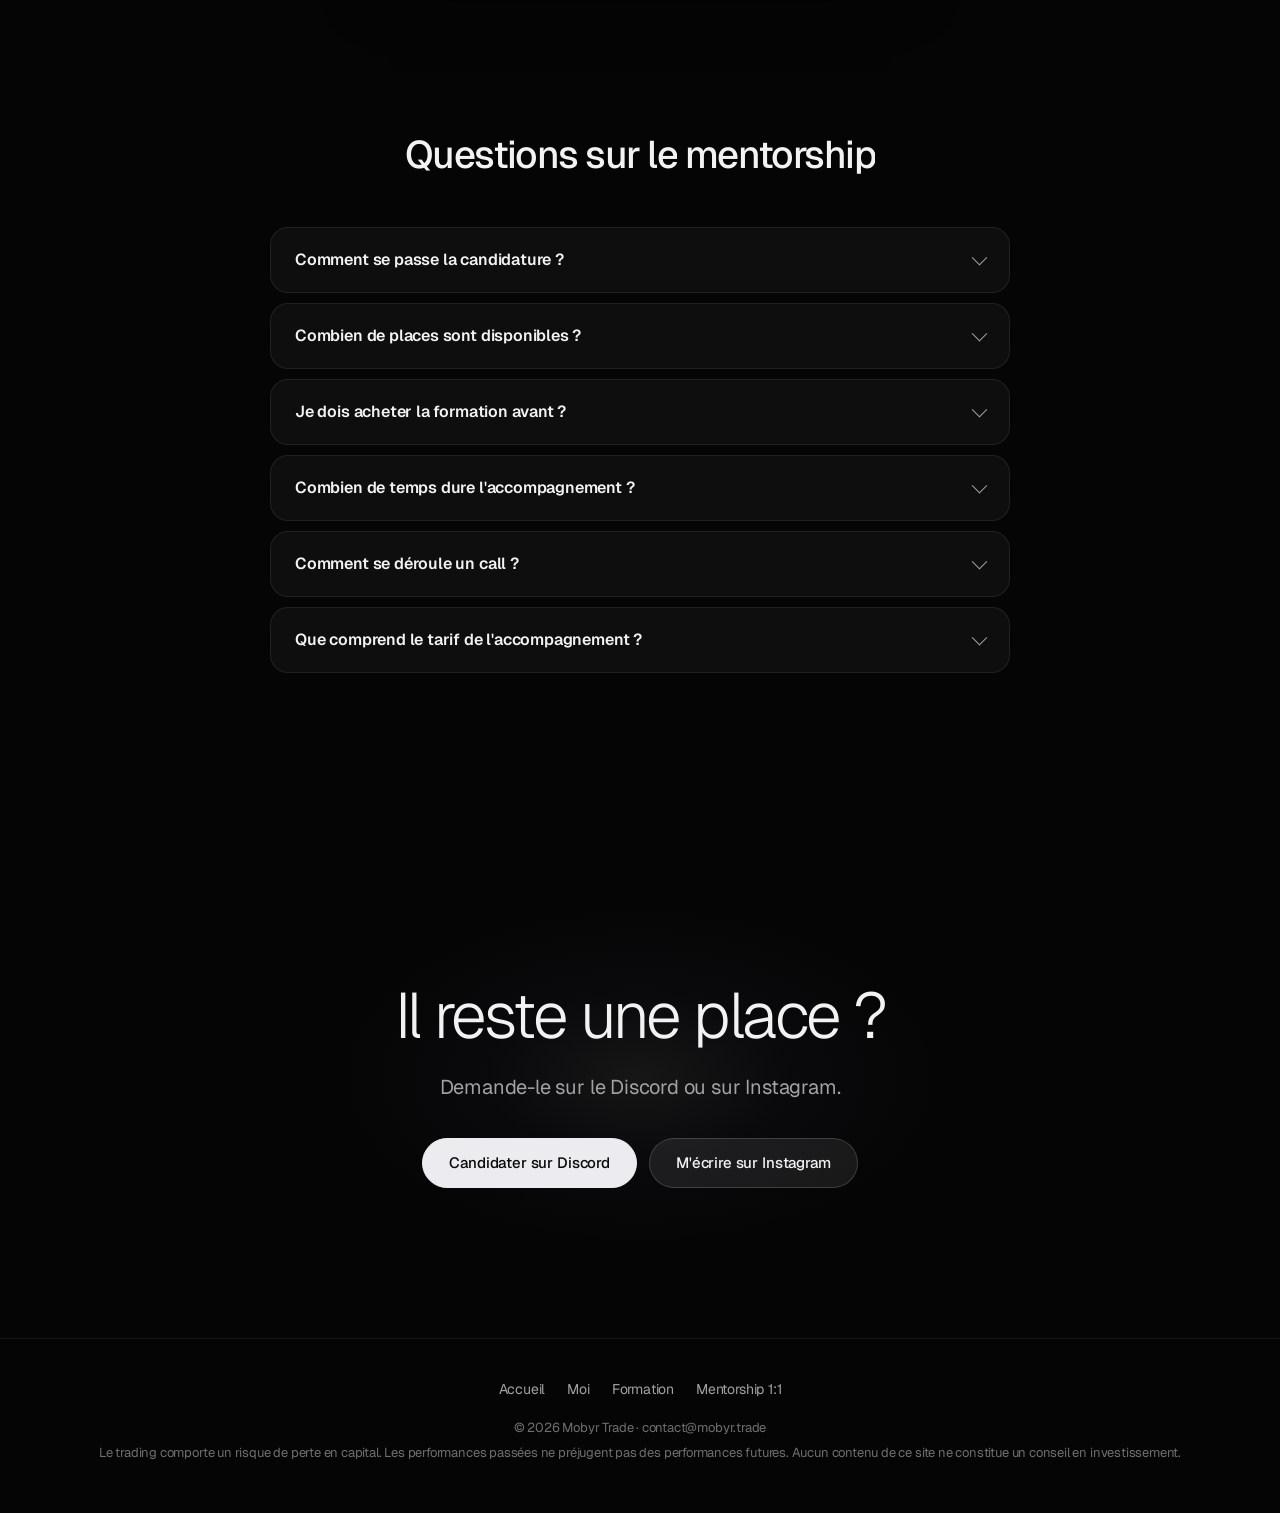
<file: mentorship.html>
<!doctype html>
<html lang="fr">
<head>
<meta charset="utf-8">
<meta name="viewport" content="width=device-width, initial-scale=1, viewport-fit=cover">
<meta name="color-scheme" content="dark only">
<meta name="theme-color" content="#050505">
<title>Mobyr Trade · Mentorship 1:1</title>
<meta name="description" content="Apprends à trader le NASDAQ pour de vrai : une méthode simple, expliquée pas à pas et appliquée en direct.">
<script>document.documentElement.classList.add('js'); if (/SamsungBrowser/i.test(navigator.userAgent)) document.documentElement.classList.add('samsung');</script>
<link rel="preconnect" href="https://fonts.googleapis.com"><link rel="preconnect" href="https://fonts.gstatic.com" crossorigin>
<link rel="stylesheet" href="https://fonts.googleapis.com/css2?family=Geist:wght@300;400;500;600&family=Instrument+Serif:ital@0;1&display=swap">
<link rel="stylesheet" href="assets/style.css">
</head>
<body>
<header class="menu">
  <a href="index.html" class="marque"><svg viewBox="0 0 24 24" fill="none" stroke="currentColor" stroke-width="1.8" stroke-linecap="round" stroke-linejoin="round"><path d="M4 19V5M4 19h16M8 15l4-5 3 3 5-7"/></svg>Mobyr</a>
  <nav><a href="index.html">Accueil</a><a href="moi.html">Moi</a><a href="formation.html">Formation</a><a href="mentorship.html" class="actif" aria-current="page">Mentorship 1:1</a></nav>
  <a class="discord bouton plein" href="https://discord.gg/v6uGXShDFF" target="_blank" rel="noopener">Rejoindre le Discord</a>
  <button class="burger" aria-label="Ouvrir le menu" aria-expanded="false"><svg viewBox="0 0 24 24"><line class="l1" x1="6" y1="9" x2="18" y2="9"/><line class="l2" x1="6" y1="15" x2="18" y2="15"/></svg></button>
</header>
<div class="feuille"><a class="lien" href="index.html">Accueil</a><a class="lien" href="moi.html">Moi</a><a class="lien" href="formation.html">Formation</a><a class="lien actif" href="mentorship.html">Mentorship 1:1</a><a class="bouton plein" href="https://discord.gg/v6uGXShDFF" target="_blank" rel="noopener">Rejoindre le Discord</a></div>
<main>
<section class="entete centre">
  <div class="conteneur">
    <span class="sur-titre entree">Mentorship 1:1</span>
    <h1 class="mots vu" data-delai=".1">Un suivi personnel, <em>avec moi.</em></h1>
    <p class="chapeau entree" style="animation-delay:.7s">Sur candidature, en nombre limité.</p>
  </div>
</section>

<section class="bloc centre" style="padding-top:40px">
  <div class="conteneur">
<div class="grille-3"><div class="verre-carte revele" style="transition-delay:0.0s"><h3>Call hebdo avec moi</h3><p>Chaque semaine, en écran partagé, sur tes propres trades.</p></div><div class="verre-carte revele" style="transition-delay:0.08s"><h3>Plan sur mesure</h3><p>Un plan construit pour ton niveau, ton temps et tes objectifs.</p></div><div class="verre-carte revele" style="transition-delay:0.16s"><h3>Revue de ton journal</h3><p>On relit tes trades ensemble pour corriger ce qui coince.</p></div><div class="verre-carte revele" style="transition-delay:0.24s"><h3>Travail mental</h3><p>Discipline, gestion des pertes, patience : on travaille aussi la tête.</p></div><div class="verre-carte revele" style="transition-delay:0.0s"><h3>Ligne directe</h3><p>Tu m'écris entre les appels, je te réponds.</p></div><div class="verre-carte revele" style="transition-delay:0.08s"><h3>Suivi à vie</h3><p>L'accompagnement ne s'arrête pas quand tu deviens rentable.</p></div></div>
  </div>
</section>

<section class="bloc centre" style="padding-top:20px">
  <div class="conteneur">
    <p class="lecture">Un membre suivi en 1:1 a validé <em>trois comptes de 50 000 $</em> en deux mois. Un autre a touché <em>4 000 $</em> après un mois. Ce que change un suivi rapproché, c'est la régularité.</p>
    <div class="preuves">
      <div class="preuve verre-carte l2 revele"><span class="etiquette">En une quinzaine</span><div class="montant vert"><span class="compteur" data-fin="4500">4 500</span> €</div></div>
      <div class="preuve verre-carte l2 revele" style="transition-delay:.08s"><span class="etiquette">Évaluation Apex 25K</span><div class="montant">Validée</div></div>
      <div class="preuve verre-carte l2 revele" style="transition-delay:.16s"><span class="etiquette">Payout après un mois</span><div class="montant vert"><span class="compteur" data-fin="4000">4 000</span> $</div></div>
      <div class="preuve verre-carte l2 revele"><span class="etiquette">Des trades à</span><div class="montant">9 RR</div></div>
      <div class="preuve verre-carte l2 revele" style="transition-delay:.08s"><span class="etiquette">Financés en deux mois</span><div class="montant">3 × 50K</div></div>
      <div class="preuve verre-carte l2 revele" style="transition-delay:.16s"><span class="etiquette">Premier payout</span><div class="montant vert"><span class="compteur" data-fin="1000">1 000</span> $</div></div>
    </div>
    <p class="avertissement revele">Ces résultats ne garantissent pas les tiens.</p>

    <h3 class="sous-titre mots">Comment on travaille ensemble</h3>
<div class="etapes" style="margin-top:56px"><div class="trait"></div><div class="etape revele" style="transition-delay:0.0s"><div class="rond">1</div><h3>Appel de cadrage</h3><p>On fait le point sur ton niveau et tes objectifs.</p></div><div class="etape revele" style="transition-delay:0.15s"><div class="rond">2</div><h3>Ton plan de départ</h3><p>Tu repars avec un plan clair, adapté à toi.</p></div><div class="etape revele" style="transition-delay:0.3s"><div class="rond">3</div><h3>Calls hebdo + ajustements</h3><p>Chaque semaine, on ajuste à partir de tes trades.</p></div></div>
    <div class="deux-col">
      <div class="verre-carte revele"><h3>C'est pour toi si</h3><ul><li>Tu veux un suivi personnel, pas une formation de plus.</li><li>Tu tiens un journal de trading.</li><li>Tu acceptes un retour direct sur tes erreurs.</li></ul></div>
      <div class="verre-carte non revele" style="transition-delay:.08s"><h3>Ce n'est pas pour toi si</h3><ul><li>Tu cherches des signaux à copier.</li><li>Tu veux doubler ton compte en un mois.</li><li>Tu as moins d'une heure par jour.</li></ul></div>
    </div>

    <div class="offre verre-carte revele">
      <div class="titre-offre">Mentorship 1:1 · formation incluse</div>
      <div class="prix"><strong><span class="compteur" data-fin="500">500</span> €</strong><s>1 000 €</s></div>
      <p class="mention-prix">Prix de lancement, <b>1 000 € à partir du 20 octobre</b>.</p>
      <p class="mention-prix" style="margin-top:22px">Pour candidater, ouvre un ticket sur le Discord en mentionnant l'accompagnement 1:1, ou écris-moi sur Instagram.</p>
      <div class="boutons"><a class="bouton plein" href="https://discord.gg/v6uGXShDFF" target="_blank" rel="noopener">Candidater sur Discord</a><a class="bouton verre" href="https://www.instagram.com/nqmobyr/" target="_blank" rel="noopener">M'écrire sur Instagram</a></div>
    </div>

    <h3 class="sous-titre mots">Questions sur le mentorship</h3>
<div class="faq revele"><details><summary>Comment se passe la candidature ?</summary><div class="reponse">Tu ouvres un ticket sur le Discord en mentionnant le 1:1 (ou tu m'écris sur Instagram), puis on cale un appel de cadrage.</div></details><details><summary>Combien de places sont disponibles ?</summary><div class="reponse">Très peu : je garde un nombre limité d'élèves pour suivre chacun de près. Demande s'il reste une place.</div></details><details><summary>Je dois acheter la formation avant ?</summary><div class="reponse">Non, la formation est incluse dans le mentorship.</div></details><details><summary>Combien de temps dure l'accompagnement ?</summary><div class="reponse">Le suivi est à vie : les calls hebdo continuent tant que tu en as besoin.</div></details><details><summary>Comment se déroule un call ?</summary><div class="reponse">En écran partagé : on reprend tes trades de la semaine, ton journal, et on ajuste ton plan.</div></details><details><summary>Que comprend le tarif de l'accompagnement ?</summary><div class="reponse">Les calls hebdo, le plan sur mesure, la revue de ton journal, le travail mental, la ligne directe, le suivi à vie et la formation complète.</div></details></div>
  </div>
</section>
<section class="cloture centre">
  <div class="halo" aria-hidden="true"></div>
  <div class="conteneur">
    <h2 class="mots" style="max-width:14ch;margin-inline:auto">Il reste une place ?</h2>
    <p class="chapeau revele">Demande-le sur le Discord ou sur Instagram.</p>
    <div class="boutons revele"><a class="bouton plein" href="https://discord.gg/v6uGXShDFF" target="_blank" rel="noopener">Candidater sur Discord</a><a class="bouton verre" href="https://www.instagram.com/nqmobyr/" target="_blank" rel="noopener">M'écrire sur Instagram</a></div>
  </div>
</section>
</main>
<footer>
  <div class="conteneur">
    <nav><a href="index.html">Accueil</a><a href="moi.html">Moi</a><a href="formation.html">Formation</a><a href="mentorship.html">Mentorship 1:1</a></nav>
    <p>© 2026 Mobyr Trade · contact@mobyr.trade</p>
    <p>Le trading comporte un risque de perte en capital. Les performances passées ne préjugent pas des performances futures. Aucun contenu de ce site ne constitue un conseil en investissement.</p>
  </div>
</footer>
<script src="assets/graphe.js"></script>
<script src="assets/site.js"></script>
</body>
</html>
</file>
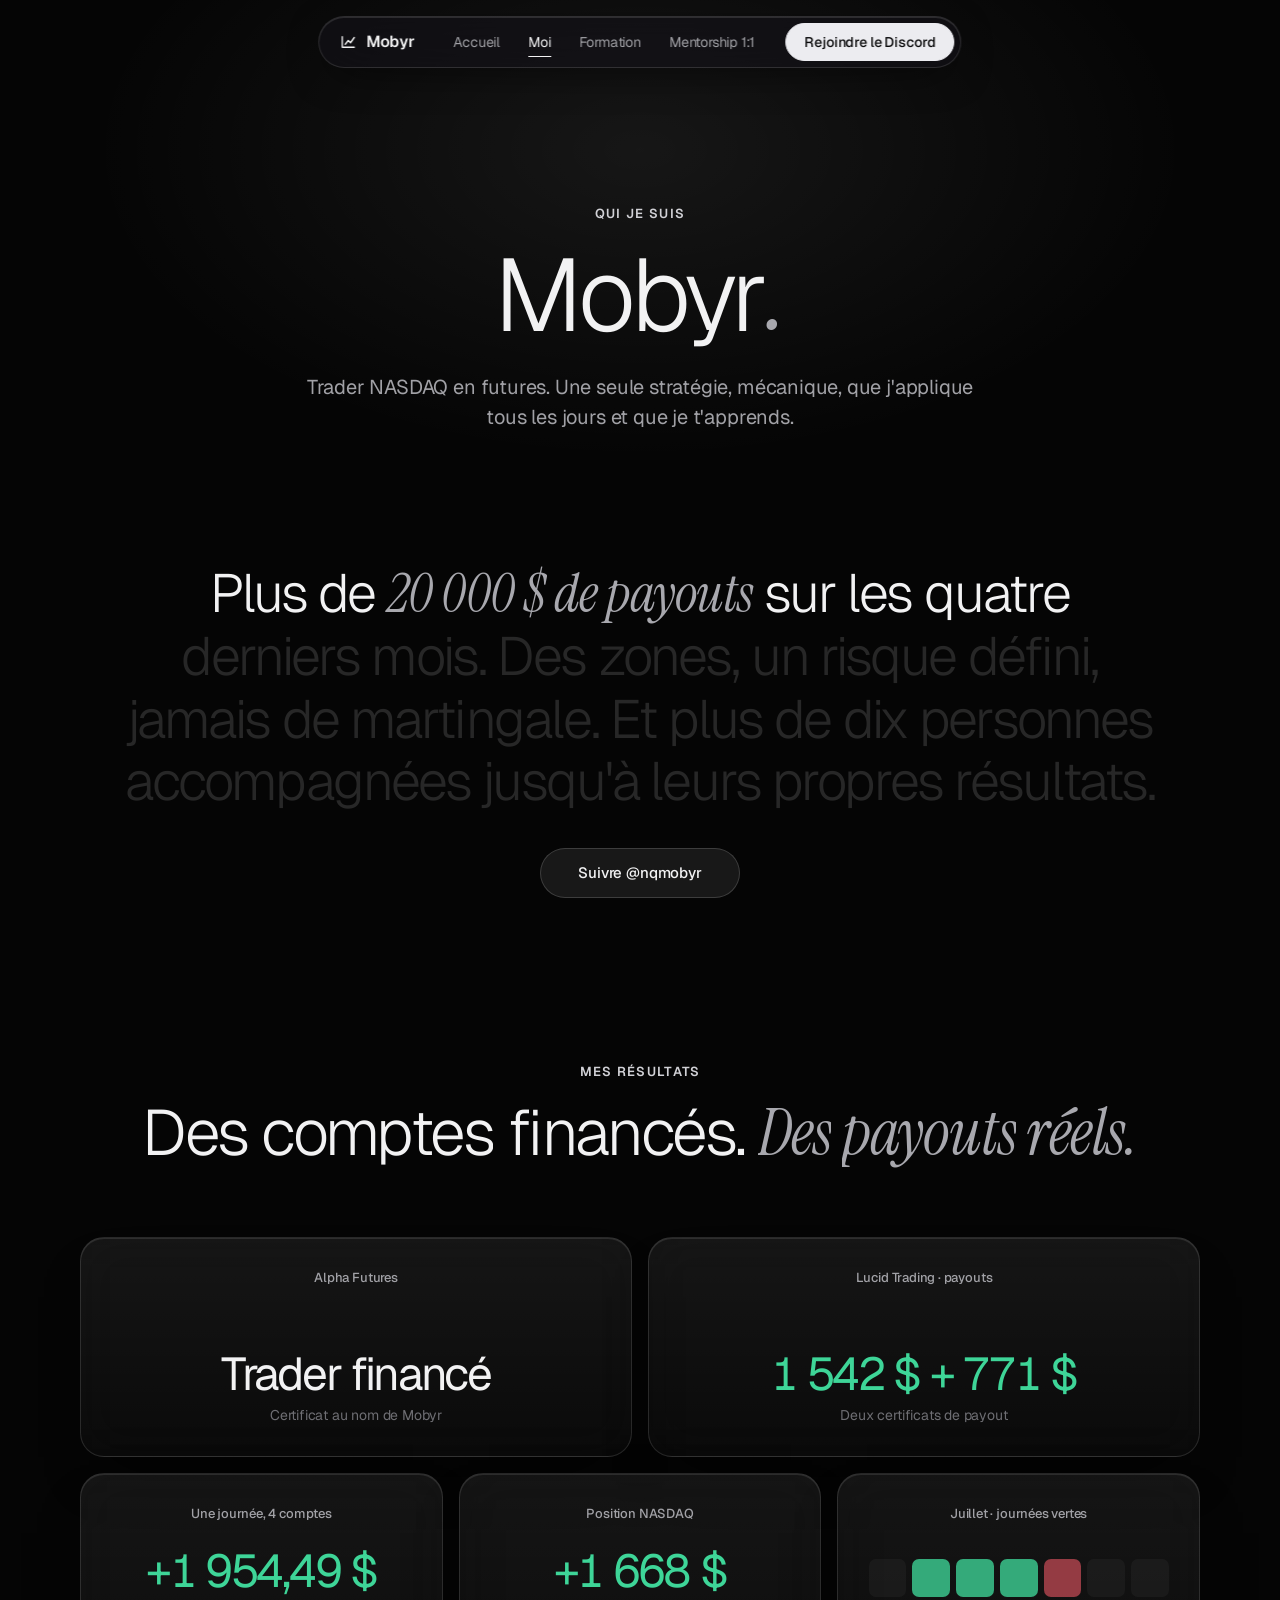
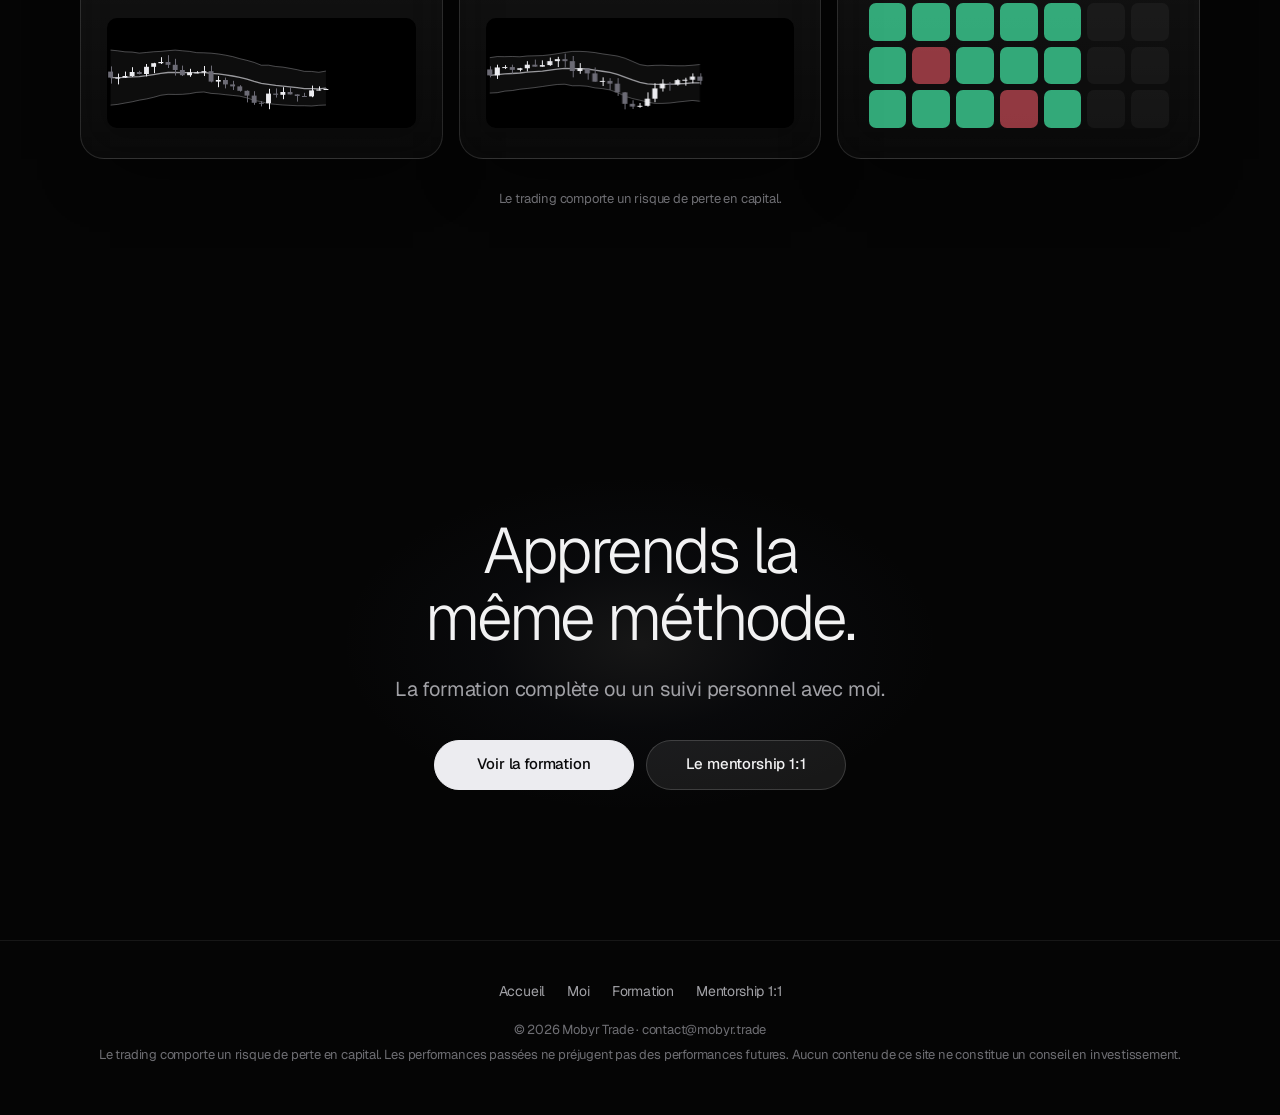
<file: moi.html>
<!doctype html>
<html lang="fr">
<head>
<meta charset="utf-8">
<meta name="viewport" content="width=device-width, initial-scale=1, viewport-fit=cover">
<meta name="color-scheme" content="dark only">
<meta name="theme-color" content="#050505">
<title>Mobyr Trade · Moi</title>
<meta name="description" content="Apprends à trader le NASDAQ pour de vrai : une méthode simple, expliquée pas à pas et appliquée en direct.">
<script>document.documentElement.classList.add('js'); if (/SamsungBrowser/i.test(navigator.userAgent)) document.documentElement.classList.add('samsung');</script>
<link rel="preconnect" href="https://fonts.googleapis.com"><link rel="preconnect" href="https://fonts.gstatic.com" crossorigin>
<link rel="stylesheet" href="https://fonts.googleapis.com/css2?family=Geist:wght@300;400;500;600&family=Instrument+Serif:ital@0;1&display=swap">
<link rel="stylesheet" href="assets/style.css">
</head>
<body>
<header class="menu">
  <a href="index.html" class="marque"><svg viewBox="0 0 24 24" fill="none" stroke="currentColor" stroke-width="1.8" stroke-linecap="round" stroke-linejoin="round"><path d="M4 19V5M4 19h16M8 15l4-5 3 3 5-7"/></svg>Mobyr</a>
  <nav><a href="index.html">Accueil</a><a href="moi.html" class="actif" aria-current="page">Moi</a><a href="formation.html">Formation</a><a href="mentorship.html">Mentorship 1:1</a></nav>
  <a class="discord bouton plein" href="https://discord.gg/v6uGXShDFF" target="_blank" rel="noopener">Rejoindre le Discord</a>
  <button class="burger" aria-label="Ouvrir le menu" aria-expanded="false"><svg viewBox="0 0 24 24"><line class="l1" x1="6" y1="9" x2="18" y2="9"/><line class="l2" x1="6" y1="15" x2="18" y2="15"/></svg></button>
</header>
<div class="feuille"><a class="lien" href="index.html">Accueil</a><a class="lien actif" href="moi.html">Moi</a><a class="lien" href="formation.html">Formation</a><a class="lien" href="mentorship.html">Mentorship 1:1</a><a class="bouton plein" href="https://discord.gg/v6uGXShDFF" target="_blank" rel="noopener">Rejoindre le Discord</a></div>
<main>
<section class="entete centre">
  <div class="conteneur">
    <span class="sur-titre entree">Qui je suis</span>
    <h1 class="mots vu" data-delai=".1">Mobyr<em>.</em></h1>
    <p class="chapeau entree" style="animation-delay:.6s">Trader NASDAQ en futures. Une seule stratégie, mécanique, que j'applique tous les jours et que je t'apprends.</p>
  </div>
</section>

<section class="bloc centre" style="padding-top:40px">
  <div class="conteneur">
    <p class="lecture">Plus de <em>20 000 $ de payouts</em> sur les quatre derniers mois. Des zones, un risque défini, jamais de martingale. Et plus de dix personnes accompagnées jusqu'à leurs propres résultats.</p>
    <div class="boutons revele"><a class="bouton verre" href="https://www.instagram.com/nqmobyr/" target="_blank" rel="noopener">Suivre @nqmobyr</a></div>
  </div>
</section>

<section class="bloc centre" style="padding-top:20px">
  <div class="conteneur">
    <span class="sur-titre revele">Mes résultats</span>
    <h2 class="mots">Des comptes financés. <em>Des payouts réels.</em></h2>
    <div class="preuves">
      <div class="preuve verre-carte l3 revele"><span class="etiquette">Alpha Futures</span><div><div class="montant">Trader financé</div><p class="detail">Certificat au nom de Mobyr</p></div></div>
      <div class="preuve verre-carte l3 revele" style="transition-delay:.08s"><span class="etiquette">Lucid Trading · payouts</span><div><div class="montant vert"><span class="compteur" data-fin="2000">2 000</span> $ + <span class="compteur" data-fin="1000">1 000</span> $</div><p class="detail">Deux certificats de payout</p></div></div>
      <div class="preuve verre-carte l2 revele"><span class="etiquette">Une journée, 4 comptes</span><div class="montant vert">+<span class="compteur" data-fin="2534.5" data-dec="2">2 534,50</span> $</div><canvas class="mini" data-graine="21" data-n="42"></canvas></div>
      <div class="preuve verre-carte l2 revele" style="transition-delay:.08s"><span class="etiquette">Position NASDAQ</span><div class="montant vert">+<span class="compteur" data-fin="2163">2 163</span> $</div><canvas class="mini" data-graine="11" data-n="40"></canvas></div>
      <div class="preuve verre-carte l2 large revele" style="transition-delay:.16s"><span class="etiquette">Juillet · journées vertes</span><div class="calendrier" aria-label="Calendrier de résultats de juillet"><i></i><i class="g"></i><i class="g"></i><i class="g"></i><i class="r"></i><i></i><i></i><i class="g"></i><i class="g"></i><i class="g"></i><i class="g"></i><i class="g"></i><i></i><i></i><i class="g"></i><i class="r"></i><i class="g"></i><i class="g"></i><i class="g"></i><i></i><i></i><i class="g"></i><i class="g"></i><i class="g"></i><i class="r"></i><i class="g"></i><i></i><i></i></div></div>
    </div>
    <p class="avertissement revele">Le trading comporte un risque de perte en capital.</p>
  </div>
</section>
<section class="cloture centre">
  <div class="halo" aria-hidden="true"></div>
  <div class="conteneur">
    <h2 class="mots" style="max-width:14ch;margin-inline:auto">Apprends la même méthode.</h2>
    <p class="chapeau revele">La formation complète ou un suivi personnel avec moi.</p>
    <div class="boutons revele"><a class="bouton plein" href="formation.html">Voir la formation</a><a class="bouton verre" href="mentorship.html">Le mentorship 1:1</a></div>
  </div>
</section>
</main>
<footer>
  <div class="conteneur">
    <nav><a href="index.html">Accueil</a><a href="moi.html">Moi</a><a href="formation.html">Formation</a><a href="mentorship.html">Mentorship 1:1</a></nav>
    <p>© 2026 Mobyr Trade · contact@mobyr.trade</p>
    <p>Le trading comporte un risque de perte en capital. Les performances passées ne préjugent pas des performances futures. Aucun contenu de ce site ne constitue un conseil en investissement.</p>
  </div>
</footer>
<script src="assets/graphe.js"></script>
<script src="assets/site.js"></script>
</body>
</html>
</file>
<file: assets/style.css>
/* Mobyr Trade : noir, blanc et gris comme le graphique, verre sobre. */
:root{
  color-scheme:dark only;
  --fond:#050505;
  --fond-2:#111113;
  --texte:#f2f2f3;
  --doux:#a1a1a6;
  --pale:#6e6e73;
  --ardoise:#3a3a3e;
  --brume:#c7c7cc;
  --accent:#d1d1d6;
  --accent-clair:#a8a8ae;
  --cyan:#2fe0cf;
  --magenta:#c447ff;
  --vert:#3ed598;
  --rouge:#ff5d6c;
  --bord:rgba(255,255,255,.12);
  --rayon:24px;
  --courbe:cubic-bezier(.16,.84,.24,1);
  --police:"Geist",-apple-system,BlinkMacSystemFont,"SF Pro Text","Segoe UI",Roboto,"Helvetica Neue",Arial,sans-serif;
  --serif:"Instrument Serif","Iowan Old Style","Times New Roman",serif;
}
*{box-sizing:border-box;margin:0;padding:0}
html{background:var(--fond);-webkit-text-size-adjust:100%}
body{background:var(--fond);color:var(--texte);font-family:var(--police);font-size:17px;line-height:1.5;letter-spacing:-.011em;-webkit-font-smoothing:antialiased;overflow-x:hidden}
a{color:inherit;text-decoration:none}
img,canvas{display:block;max-width:100%}
.conteneur{width:min(1120px,100% - 48px);margin-inline:auto}
section{position:relative}
.bloc{padding:140px 0}
.centre{text-align:center}

/* ---------- Typographie ---------- */
.sur-titre{display:inline-block;font-size:13px;font-weight:600;letter-spacing:.1em;text-transform:uppercase;color:var(--accent);margin-bottom:18px}
h1,h2,h3{font-weight:500;letter-spacing:-.04em;line-height:1.04;text-wrap:balance}
h1{font-size:clamp(46px,6.4vw,88px);font-weight:300}
h2{font-size:clamp(36px,5vw,64px);font-weight:300}
h1 em,h2 em,h3 em,.lecture em,.prix-court em{font-family:var(--serif);font-style:italic;font-weight:400;letter-spacing:-.01em;color:var(--accent-clair)}
h3{font-size:21px;letter-spacing:-.02em;line-height:1.2}
.chapeau{font-size:clamp(17px,1.6vw,20px);color:var(--doux);max-width:34em;line-height:1.5;margin-top:22px}
.centre .chapeau{margin-inline:auto}
.chiffre{font-variant-numeric:tabular-nums}

/* ---------- Boutons : une taille, deux styles ---------- */
.boutons{display:flex;flex-wrap:wrap;gap:12px;margin-top:36px}
.centre .boutons{justify-content:center}
.bouton{display:inline-flex;align-items:center;justify-content:center;height:50px;min-width:200px;padding:0 26px;border-radius:999px;font-size:15px;font-weight:500;letter-spacing:-.01em;white-space:nowrap;cursor:pointer;-webkit-tap-highlight-color:transparent;
  color:var(--texte);background:rgba(255,255,255,.08);border:1px solid rgba(255,255,255,.16);-webkit-backdrop-filter:blur(16px) saturate(140%);backdrop-filter:blur(16px) saturate(140%);
  transition:background-color .3s,border-color .3s,transform .3s var(--courbe)}
.bouton:hover{background:rgba(255,255,255,.13);border-color:rgba(255,255,255,.24)}
.bouton:active{transform:scale(.97)}
.bouton.plein{color:#0a0a0b;background:#ececf0;border-color:#ececf0}
.bouton.plein:hover{background:#fff;border-color:#fff}
.bouton:focus-visible,.menu a:focus-visible,summary:focus-visible{outline:2px solid var(--accent);outline-offset:3px}

.verre-carte{background:linear-gradient(180deg,rgba(255,255,255,.07),rgba(255,255,255,.025));border:1px solid var(--bord);border-radius:var(--rayon);-webkit-backdrop-filter:blur(24px) saturate(160%);backdrop-filter:blur(24px) saturate(160%);box-shadow:inset 0 1px 0 rgba(255,255,255,.1),0 30px 60px -30px rgba(0,0,0,.8)}

/* ---------- Menu ---------- */
.menu{position:fixed;top:16px;left:50%;transform:translateX(-50%);z-index:50;display:flex;align-items:center;gap:4px;padding:6px 6px 6px 20px;border-radius:999px;background:rgba(20,18,26,.5);border:1px solid rgba(255,255,255,.13);-webkit-backdrop-filter:blur(24px) saturate(180%);backdrop-filter:blur(24px) saturate(180%);box-shadow:inset 0 1px 0 rgba(255,255,255,.12),0 10px 40px -12px rgba(0,0,0,.7);white-space:nowrap}
.menu .marque{display:flex;align-items:center;gap:9px;font-weight:600;letter-spacing:-.02em;font-size:16px;margin-right:22px}
.menu .marque svg{width:18px;height:18px}
.menu nav{display:flex;gap:2px}
.menu nav a{position:relative;font-size:14px;color:var(--doux);padding:8px 13px;border-radius:999px;transition:color .3s}
.menu nav a:hover{color:var(--texte)}
.menu nav a.actif{color:var(--texte)}
.menu nav a.actif::after{content:"";position:absolute;left:13px;right:13px;bottom:4px;height:1px;background:currentColor}
.menu .discord.bouton{height:38px;min-width:0;padding:0 18px;font-size:14px;margin-left:14px}
.burger{display:none}
.feuille{display:none}

/* ---------- Accueil plein écran ---------- */
.hero{height:100svh;min-height:620px;overflow:hidden;isolation:isolate;display:flex;align-items:center}
.hero .scene{position:absolute;inset:0;z-index:-1;will-change:transform}
.hero .scene img,.hero .scene canvas{position:absolute;inset:0;width:100%;height:100%;object-fit:cover}
.hero .scene img{opacity:0;transition:opacity 1.4s ease}
.hero .scene img.charge{opacity:1}
.hero .voile{position:absolute;inset:0;z-index:-1;background:linear-gradient(90deg,rgba(5,5,5,.55) 0%,rgba(5,5,5,.15) 55%,rgba(5,5,5,0) 100%),linear-gradient(180deg,rgba(5,5,5,0) 60%,var(--fond) 100%)}
.hero .contenu{max-width:620px}
.hero h1{font-size:clamp(48px,5.6vw,80px)}
.hero .chapeau{color:rgba(243,242,245,.78)}
.defiler{position:absolute;left:50%;bottom:26px;transform:translateX(-50%);display:flex;align-items:center;gap:10px;font-size:13px;color:rgba(243,242,245,.7)}
.defiler i{width:16px;height:24px;border:1.5px solid currentColor;border-radius:9px;position:relative}
.defiler i::after{content:"";position:absolute;left:50%;top:5px;width:2px;height:5px;margin-left:-1px;border-radius:2px;background:currentColor;animation:molette 1.8s var(--courbe) infinite}
@keyframes molette{0%{opacity:0;transform:translateY(-2px)}40%{opacity:1}100%{opacity:0;transform:translateY(7px)}}

/* En-tête des pages intérieures */
.entete{padding:200px 0 90px;overflow:hidden;isolation:isolate}
.entete::before{content:"";position:absolute;left:50%;top:-160px;width:1100px;height:620px;transform:translateX(-50%);background:radial-gradient(closest-side,rgba(255,255,255,.07),transparent);z-index:-1}
.entete h1{font-size:clamp(52px,8vw,112px)}

/* ---------- Motion design ---------- */
/* Titres : chaque mot monte derrière un masque */
.js .mots .m{display:inline-block;overflow:hidden;vertical-align:top;padding-bottom:.12em;margin-bottom:-.12em}
.js .mots .m>span{display:inline-block;transform:translateY(108%);transition:transform 1.1s var(--courbe)}
.js .mots.vu .m>span{transform:none}
/* Texte qui s'allume mot à mot au défilement */
.lecture{font-size:clamp(30px,4.2vw,56px);font-weight:300;letter-spacing:-.035em;line-height:1.16;max-width:20em;margin-inline:auto;text-wrap:balance}
.js .lecture .w{opacity:.14;transition:opacity .35s linear}
.js .lecture .w.on{opacity:1}

/* Apparition douce */
.js .revele{opacity:0;transform:translateY(40px) scale(.98);filter:blur(10px);transition:opacity 1.1s var(--courbe),transform 1.1s var(--courbe),filter 1.1s var(--courbe)}
.js .revele.vu{opacity:1;transform:none;filter:blur(0)}
/* Entrée du héros au chargement */
.js .entree{opacity:0;transform:translateY(24px);filter:blur(8px);animation:entree 1.3s var(--courbe) forwards}
@keyframes entree{to{opacity:1;transform:none;filter:blur(0)}}
/* Ligne qui se trace */
.trait{height:1px;background:rgba(255,255,255,.1);position:relative;overflow:hidden}
.trait::after{content:"";position:absolute;inset:0;background:linear-gradient(90deg,var(--ardoise),var(--accent));transform:scaleX(0);transform-origin:left;transition:transform 1.8s var(--courbe) .2s}
.vu .trait::after,.trait.vu::after{transform:scaleX(1)}

/* ---------- Scène du graphique (collante) ---------- */
.scene-graphe{height:340vh}
.scene-graphe .colle{position:sticky;top:0;height:100svh;display:grid;grid-template-columns:minmax(260px,.8fr) 1.6fr;gap:48px;align-items:center;width:min(1240px,100% - 48px);margin-inline:auto}
.etapes-graphe{position:relative;height:280px}
.etape-g{position:absolute;inset:0;display:flex;flex-direction:column;justify-content:center;opacity:0;transform:translateY(30px);filter:blur(8px);transition:opacity .8s var(--courbe),transform .8s var(--courbe),filter .8s var(--courbe)}
.etape-g.on{opacity:1;transform:none;filter:none}
.etape-g.passee{opacity:0;transform:translateY(-30px);filter:blur(8px)}
.etape-g .num{font-size:13px;font-weight:600;color:var(--accent);letter-spacing:.1em;margin-bottom:16px}
.etape-g h2{font-size:clamp(34px,3.6vw,50px)}
.etape-g p{color:var(--doux);margin-top:16px;font-size:17px;max-width:24em}
.points{display:flex;gap:8px;margin-top:30px}
.points i{width:24px;height:3px;border-radius:2px;background:rgba(255,255,255,.14);transition:background-color .5s,width .5s var(--courbe)}
.points i.on{background:var(--accent);width:40px}
.ecran{border-radius:18px;overflow:hidden;border:1px solid rgba(255,255,255,.1);background:#000;box-shadow:0 60px 120px -40px rgba(0,0,0,.9),0 0 0 1px rgba(0,0,0,.6);transform:perspective(1600px) rotateY(calc(var(--inclin,1) * -9deg)) rotateX(calc(var(--inclin,1) * 4deg)) scale(calc(1 - var(--inclin,1) * .06));transition:transform .2s linear}
.ecran .barre{display:flex;align-items:center;gap:14px;height:38px;padding:0 14px;background:#0d0d10;border-bottom:1px solid rgba(255,255,255,.06);font-size:12px;color:#b8b6c0}
.ecran .barre b{color:#fff;font-weight:600}
.ecran .barre .pastille{display:flex;gap:6px}.ecran .barre .pastille i{width:10px;height:10px;border-radius:50%;background:#2a2a30}
.ecran .barre span{white-space:nowrap}
.ecran canvas{width:100%;aspect-ratio:16/10;height:auto}

/* ---------- Chiffres ---------- */
.chiffres{display:grid;grid-template-columns:repeat(3,1fr);gap:16px;margin-top:70px}
.chiffres .verre-carte{padding:36px 26px}
.chiffres strong{display:block;font-size:clamp(40px,4.4vw,60px);font-weight:300;letter-spacing:-.05em;line-height:1}
.chiffres .verre-carte>span{display:block;margin-top:12px;color:var(--doux);font-size:15px}

/* ---------- Cartes de pages ---------- */
.deux-offres{display:grid;grid-template-columns:1fr 1fr;gap:16px;margin-top:70px;text-align:left}
.offre-lien{padding:40px;display:flex;flex-direction:column;min-height:380px;position:relative;overflow:hidden;transition:transform .6s var(--courbe),border-color .6s}
.offre-lien:hover{transform:translateY(-6px);border-color:rgba(255,255,255,.3)}
.offre-lien .prix-court{font-size:clamp(56px,6vw,80px);font-weight:600;letter-spacing:-.06em;line-height:1;margin-top:auto;font-weight:300}
.offre-lien .prix-court s{font-size:22px;color:var(--pale);font-weight:500;letter-spacing:-.02em;margin-left:10px}
.offre-lien p{color:var(--doux);margin-top:12px;max-width:26em}
.offre-lien .fleche{position:absolute;right:30px;top:30px;width:44px;height:44px;border-radius:50%;border:1px solid var(--bord);display:grid;place-items:center;transition:transform .6s var(--courbe),background-color .6s}
.offre-lien:hover .fleche{transform:rotate(-45deg);background:rgba(255,255,255,.14);border-color:rgba(255,255,255,.4)}
.offre-lien .fleche svg{width:18px;height:18px}

/* ---------- Grilles ---------- */
.grille-4{display:grid;grid-template-columns:repeat(4,1fr);gap:16px;margin-top:70px;text-align:left}
.grille-3{display:grid;grid-template-columns:repeat(3,1fr);gap:16px;margin-top:70px;text-align:left}
.grille-4 .verre-carte,.grille-3 .verre-carte{padding:30px 26px}
.grille-4 p,.grille-3 p{color:var(--doux);font-size:15px;margin-top:10px}
.numero{display:block;font-size:13px;font-weight:600;color:var(--accent);margin-bottom:44px;font-variant-numeric:tabular-nums}

/* Résultats */
.preuves{display:grid;grid-template-columns:repeat(6,1fr);gap:16px;margin-top:70px;text-align:center}
.preuve{padding:30px 26px;display:flex;flex-direction:column;justify-content:space-between;gap:24px;min-height:220px;overflow:hidden;position:relative}
.preuve.l2{grid-column:span 2}.preuve.l3{grid-column:span 3}
.preuve .etiquette{font-size:13px;color:var(--doux);font-weight:500}
.preuve .montant{font-size:clamp(32px,3.6vw,46px);font-weight:400;letter-spacing:-.05em;line-height:1;font-variant-numeric:tabular-nums}
.preuve .vert{color:var(--vert)}
.preuve .detail{font-size:14px;color:var(--pale);margin-top:8px}
.preuve canvas{width:100%;height:110px;border-radius:10px}
.calendrier{display:grid;grid-template-columns:repeat(7,1fr);gap:6px;width:100%;max-width:300px;margin:0 auto}
.calendrier i{aspect-ratio:1;border-radius:7px;background:rgba(255,255,255,.04)}
.calendrier i.g{background:rgba(62,213,152,.78)}.calendrier i.r{background:rgba(255,93,108,.55)}
.js .calendrier i.g,.js .calendrier i.r{transform:scale(.3);opacity:0;transition:transform .7s var(--courbe),opacity .7s}
.vu .calendrier i{transform:none!important;opacity:1!important}
.avertissement{margin-top:30px;font-size:13px;color:var(--pale)}

/* Étapes */
.etapes{position:relative;display:grid;grid-template-columns:repeat(3,1fr);gap:24px;margin-top:80px}
.etapes .trait{position:absolute;top:22px;left:16.6%;right:16.6%}
.etape{text-align:center;position:relative}
.etape .rond{width:44px;height:44px;margin:0 auto 22px;border-radius:50%;display:grid;place-items:center;font-size:15px;font-weight:600;background:var(--fond-2);border:1px solid var(--bord);position:relative;z-index:1;transition:background-color .6s,border-color .6s}
.etapes.vu .rond{background:#ececf0;color:#0a0a0b;border-color:#ececf0}
.etapes.vu .etape:nth-of-type(3) .rond{transition-delay:.7s}.etapes.vu .etape:nth-of-type(4) .rond{transition-delay:1.4s}
.etape p{color:var(--doux);font-size:15px;margin:10px auto 0;max-width:26ch}

/* Offre */
.offre{max-width:560px;margin:70px auto 0;padding:46px 40px 40px;text-align:center;position:relative;overflow:hidden}
.offre::before{content:"";position:absolute;inset:-1px;border-radius:inherit;padding:1px;background:conic-gradient(from var(--angle,0deg),rgba(255,255,255,.85),rgba(255,255,255,.06) 25%,rgba(255,255,255,.04) 50%,rgba(140,155,200,.6) 75%,rgba(255,255,255,.85));-webkit-mask:linear-gradient(#000 0 0) content-box,linear-gradient(#000 0 0);-webkit-mask-composite:xor;mask-composite:exclude;pointer-events:none;animation:tour 8s linear infinite}
@property --angle{syntax:"<angle>";inherits:false;initial-value:0deg}
@keyframes tour{to{--angle:360deg}}
.offre .titre-offre{font-size:15px;color:var(--doux);font-weight:500}
.prix{display:flex;align-items:baseline;justify-content:center;gap:14px;margin-top:14px}
.prix strong{font-size:clamp(64px,9vw,92px);font-weight:300;letter-spacing:-.06em;line-height:1;font-variant-numeric:tabular-nums}
.prix s{font-size:24px;color:var(--pale)}
.mention-prix{font-size:14px;color:var(--doux);margin-top:12px}
.mention-prix b{color:var(--texte);font-weight:600}
.liste{list-style:none;margin:30px auto 0;text-align:left;max-width:340px;display:grid;gap:12px}
.liste li{display:flex;gap:12px;align-items:flex-start}
.liste li::before{content:"";flex:none;width:18px;height:18px;margin-top:3px;border-radius:50%;background:radial-gradient(circle,var(--accent) 0 3px,transparent 3.5px),rgba(255,255,255,.16)}
.offre .boutons{flex-direction:column;align-items:stretch}

.temoignages{display:grid;grid-template-columns:repeat(4,1fr);gap:16px;margin-top:50px}
.temoignage{padding:26px 22px}
.temoignage .montant{font-size:30px;font-weight:600;letter-spacing:-.04em;font-variant-numeric:tabular-nums}
.temoignage p{font-size:14px;color:var(--doux);margin-top:8px}
.sous-titre{font-size:clamp(28px,3vw,40px);font-weight:500;letter-spacing:-.04em;margin-top:150px;text-align:center}

/* FAQ */
.faq{max-width:740px;margin:50px auto 0;display:grid;gap:10px;text-align:left}
.faq details{border-radius:18px;background:rgba(255,255,255,.04);border:1px solid rgba(255,255,255,.08);transition:background-color .3s}
.faq details[open]{background:rgba(255,255,255,.07)}
.faq summary{list-style:none;cursor:pointer;padding:20px 56px 20px 24px;font-weight:600;font-size:16px;position:relative}
.faq summary::-webkit-details-marker{display:none}
.faq summary::after{content:"";position:absolute;right:24px;top:50%;width:10px;height:10px;border-right:1.5px solid var(--doux);border-bottom:1.5px solid var(--doux);transform:translateY(-70%) rotate(45deg);transition:transform .45s var(--courbe)}
.faq details[open] summary::after{transform:translateY(-30%) rotate(225deg)}
.faq .reponse{padding:0 24px 22px;color:var(--doux);font-size:15px}
.faq details[open] .reponse{animation:ouvre .5s var(--courbe)}
@keyframes ouvre{from{opacity:0;transform:translateY(-6px)}}

.deux-col{display:grid;grid-template-columns:1fr 1fr;gap:16px;margin-top:50px;text-align:left}
.deux-col .verre-carte{padding:34px}
.deux-col ul{list-style:none;margin-top:18px;display:grid;gap:12px}
.deux-col li{display:flex;gap:12px;color:var(--doux);font-size:15px}
.deux-col li::before{content:"";flex:none;width:8px;height:8px;border-radius:50%;margin-top:8px;background:var(--vert)}
.deux-col .non li::before{background:var(--rouge)}

/* Clôture */
.cloture{padding:170px 0 150px;overflow:hidden;isolation:isolate}
.cloture .halo{position:absolute;left:50%;top:50%;width:1000px;height:560px;transform:translate(-50%,-50%) scale(var(--halo,.6));opacity:var(--halo-o,.3);background:radial-gradient(closest-side,rgba(255,255,255,.28),rgba(90,104,150,.18) 50%,transparent);pointer-events:none;z-index:-1}
footer{border-top:1px solid rgba(255,255,255,.07);padding:40px 0 50px;color:var(--pale);font-size:13px;text-align:center}
footer p+p{margin-top:6px}
footer nav{display:flex;justify-content:center;flex-wrap:wrap;gap:6px 22px;margin-bottom:18px;font-size:14px;color:var(--doux)}

/* ---------- Téléphone ---------- */
@media (max-width:900px){
  .menu{width:calc(100% - 28px);justify-content:space-between;padding:6px 6px 6px 18px}
  .menu nav,.menu .discord{display:none}
  .burger{display:grid;place-items:center;width:40px;height:40px;border-radius:50%;background:rgba(255,255,255,.08);border:0;color:var(--texte);cursor:pointer}
  .burger svg{width:22px;height:22px;overflow:visible}
  .burger line{stroke:currentColor;stroke-width:1.6;stroke-linecap:round;transform-box:fill-box;transform-origin:center;transition:transform .45s var(--courbe)}
  .ouvert .burger .l1{transform:translateY(3px) rotate(45deg)}
  .ouvert .burger .l2{transform:translateY(-3px) rotate(-45deg)}
  .feuille{position:fixed;inset:0;z-index:40;background:rgba(5,5,5,.88);-webkit-backdrop-filter:blur(26px);backdrop-filter:blur(26px);display:flex;flex-direction:column;align-items:center;justify-content:center;gap:4px;opacity:0;visibility:hidden;transition:opacity .45s var(--courbe),visibility .45s}
  .ouvert .feuille{opacity:1;visibility:visible}
  .feuille a.lien{font-size:30px;font-weight:500;letter-spacing:-.03em;padding:8px 0;opacity:0;transform:translateY(16px);transition:opacity .5s var(--courbe),transform .5s var(--courbe)}
  .ouvert .feuille a.lien{opacity:1;transform:none}
  .ouvert .feuille a.lien:nth-child(2){transition-delay:.05s}.ouvert .feuille a.lien:nth-child(3){transition-delay:.1s}.ouvert .feuille a.lien:nth-child(4){transition-delay:.15s}
  .feuille a.lien.actif{color:var(--texte);text-decoration:underline;text-decoration-thickness:1px;text-underline-offset:8px}
  .feuille a.lien{color:var(--doux)}
  .feuille .bouton{margin-top:24px}
  .scene-graphe{height:300vh}
  .scene-graphe .colle{grid-template-columns:1fr;grid-template-rows:auto auto;gap:22px;align-content:center;width:calc(100% - 32px)}
  .etapes-graphe{height:170px}
  .etape-g{text-align:center;align-items:center}
  .ecran{transform:none!important}
}
@media (max-width:760px){
  body{font-size:15px}
  .bloc{padding:76px 0}
  .conteneur{width:calc(100% - 36px)}
  h1,.entete h1{font-size:36px}
  h2{font-size:26px}
  h3{font-size:16px}
  .chapeau{font-size:14.5px;margin-top:12px}
  .sur-titre{font-size:11px;margin-bottom:10px}
  .menu{top:12px;padding:4px 4px 4px 16px}
  .menu .marque{font-size:15px}
  .burger{width:36px;height:36px}
  .feuille a.lien{font-size:22px;padding:6px 0}
  .hero{min-height:540px;align-items:flex-start;padding-top:104px}
  .hero .contenu{text-align:center;margin-inline:auto}
  .hero .scene img{object-position:50% 100%}
  .hero h1{font-size:34px}
  .hero .voile{background:linear-gradient(180deg,rgba(5,5,5,.35) 0%,rgba(5,5,5,.15) 45%,rgba(5,5,5,0) 70%,var(--fond) 100%)}
  .hero .boutons{justify-content:center}
  .entete{padding:116px 0 36px}
  .entete::before{width:640px;height:360px;top:-110px}
  .boutons{flex-direction:column;align-items:center;gap:8px;margin-top:22px}
  .bouton{height:42px;width:100%;max-width:260px;min-width:0;font-size:14px}
  .lecture{font-size:22px;line-height:1.2}
  .etapes-graphe{height:120px}
  .etape-g h2{font-size:21px}
  .etape-g p{font-size:13px;margin-top:6px}
  .etape-g .num{margin-bottom:6px;font-size:11px}
  .points{margin-top:10px}
  .ecran{border-radius:12px}
  .ecran .barre{height:28px;font-size:10px;gap:8px}
  .ecran .barre .masque-tel{display:none}
  .ecran canvas{aspect-ratio:4/5}
  .chiffres{gap:8px;margin-top:32px}
  .chiffres .verre-carte{padding:16px 6px;border-radius:14px}
  .chiffres strong{font-size:20px;white-space:nowrap}
  .chiffres .verre-carte>span{font-size:11px;margin-top:4px}
  .deux-offres,.grille-3,.deux-col{grid-template-columns:1fr;gap:8px;margin-top:32px}
  .grille-4,.temoignages,.preuves{grid-template-columns:1fr 1fr;gap:8px;margin-top:32px}
  .offre-lien{min-height:210px;padding:22px 20px;border-radius:18px}
  .offre-lien h3{font-size:20px!important}
  .offre-lien p{font-size:13px;margin-top:8px}
  .offre-lien .prix-court{font-size:40px}
  .offre-lien .prix-court s{font-size:16px}
  .offre-lien .fleche{right:16px;top:16px;width:32px;height:32px}
  .grille-4 .verre-carte,.grille-3 .verre-carte,.temoignage{padding:16px 14px;border-radius:16px}
  .numero{margin-bottom:14px;font-size:11px}
  .grille-4 p,.grille-3 p,.etape p{font-size:13px;margin-top:6px}
  .preuve.l2{grid-column:auto}.preuve.l3,.preuve.large{grid-column:span 2}
  .preuve{min-height:0;padding:16px 12px;gap:10px;border-radius:16px}
  .preuve .montant{font-size:20px}
  .preuve.l3 .montant{font-size:24px}
  .preuve .etiquette,.preuve .detail{font-size:11px}
  .preuve canvas{height:70px}
  .calendrier{max-width:210px;gap:4px}
  .calendrier i{border-radius:5px}
  .temoignage .montant{font-size:18px}
  .temoignage p{font-size:12px}
  .etapes{grid-template-columns:1fr;gap:26px;margin-top:36px}
  .etapes .trait{display:none}
  .etape .rond{width:36px;height:36px;margin-bottom:12px;font-size:13px}
  .offre{padding:26px 18px 20px;margin-top:32px;border-radius:18px}
  .offre .titre-offre{font-size:13px}
  .prix strong{font-size:46px}.prix s{font-size:16px}
  .mention-prix{font-size:12.5px}
  .liste{gap:9px;margin-top:20px}
  .liste li{font-size:14px}
  .sous-titre{font-size:21px;margin-top:72px}
  .faq{margin-top:22px;gap:8px}
  .faq details{border-radius:14px}
  .faq summary{font-size:13.5px;padding:14px 42px 14px 16px}
  .faq summary::after{right:18px;width:8px;height:8px}
  .faq .reponse{padding:0 16px 14px;font-size:13px}
  .deux-col .verre-carte{padding:20px 18px}
  .deux-col li{font-size:13px}
  .cloture{padding:84px 0 72px}
  .defiler{bottom:16px;font-size:12px}
  footer{font-size:11.5px;padding:30px 0 40px}
  footer nav{font-size:13px}
}

/* Samsung Internet (thème sombre forcé) : verres sombres et texte clair, rien que Samsung ne recolore. */
html.samsung .bouton.plein,html.samsung .etapes.vu .rond{background:transparent;color:#f2f2f3;border-color:#f2f2f3}

@media (prefers-reduced-motion:reduce){
  *,*::before,*::after{animation:none!important;transition:none!important}
  .js .revele,.js .entree{opacity:1;transform:none;filter:none}
  .js .mots .m>span{transform:none}
  .js .lecture .w{opacity:1}
}
</file>
